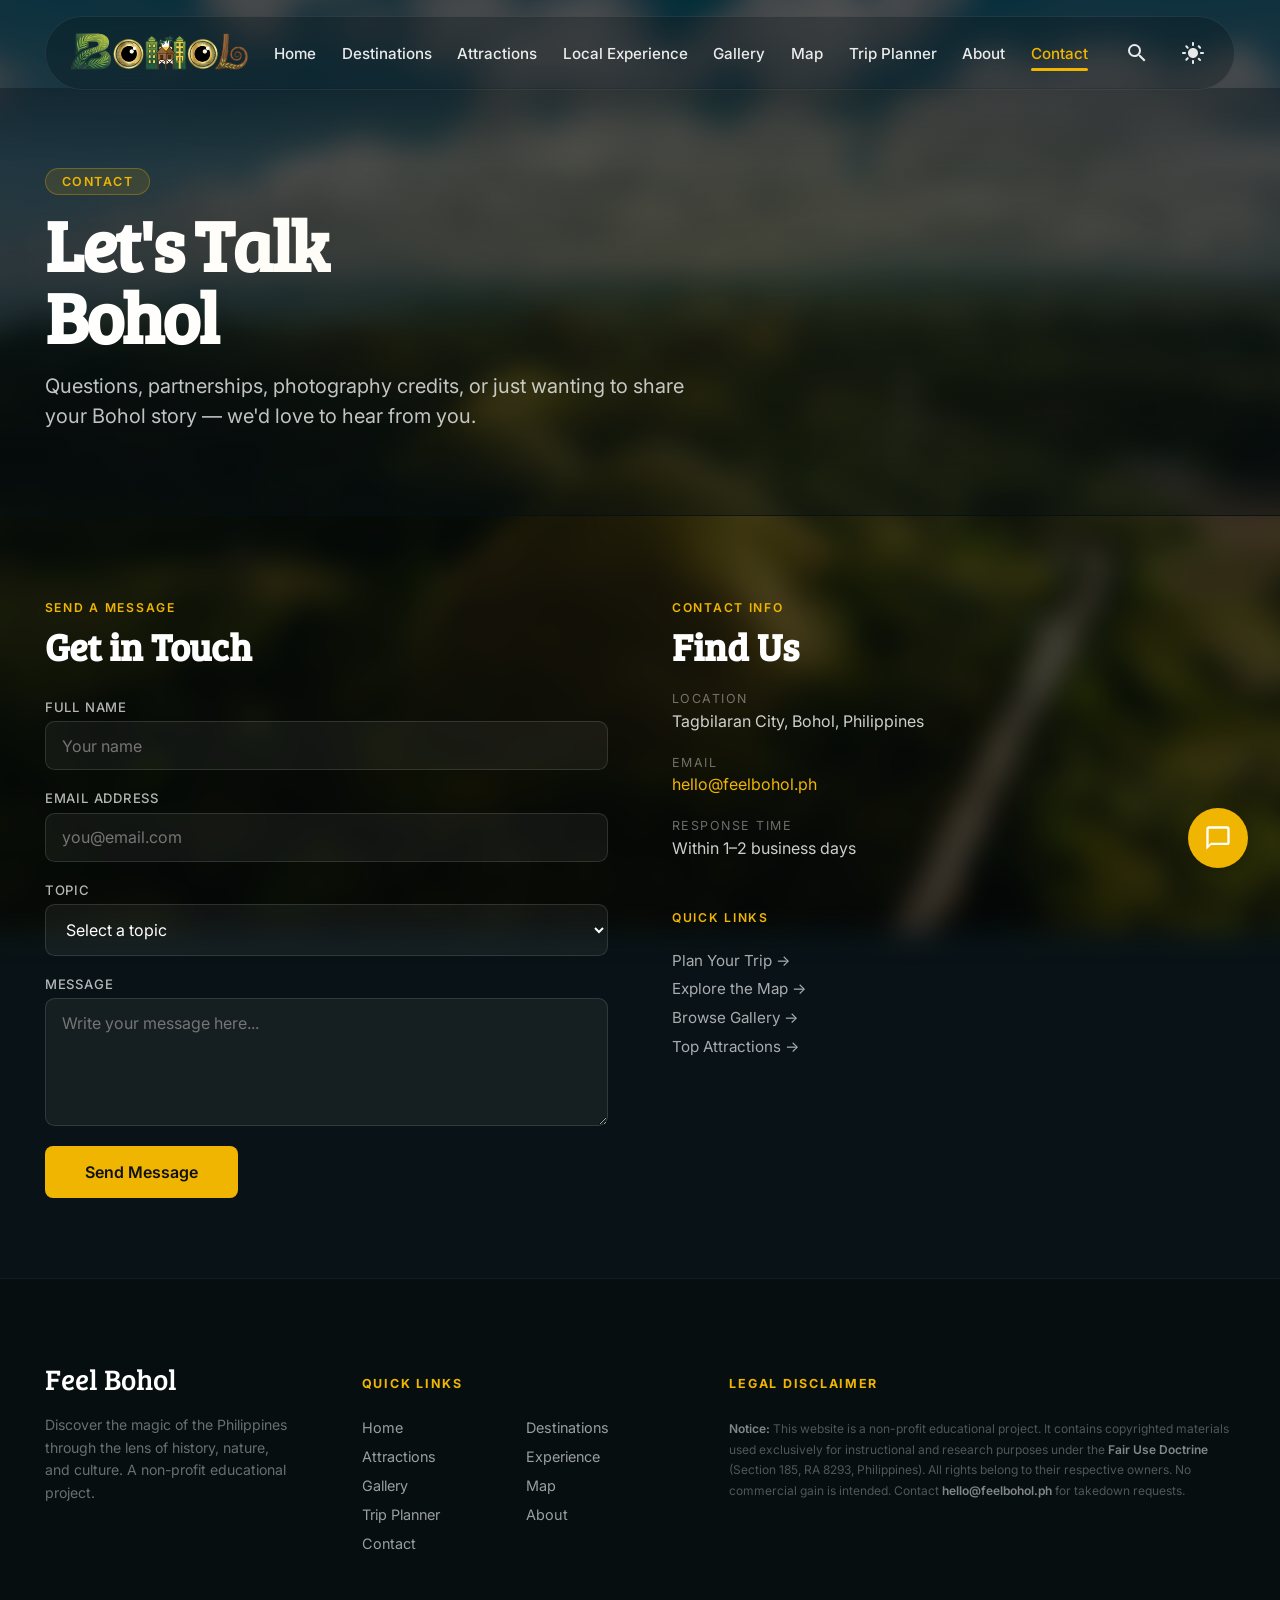
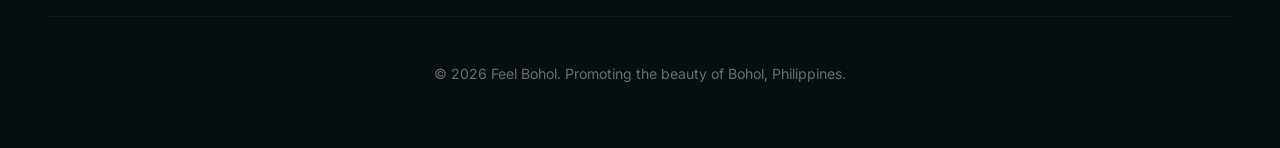
<file: contact.html>
<!DOCTYPE html>
<html lang="en">
<head>
  <meta charset="UTF-8">
  <meta name="viewport" content="width=device-width, initial-scale=1.0">
  <link rel="icon" type="image/png" href="./images/bohol-logo.png">
  <link rel="shortcut icon" href="./images/bohol-logo.png">
  <link rel="apple-touch-icon" href="./images/bohol-logo.png">
  <meta name="description" content="Get in touch with the Feel Bohol team — enquiries, partnerships, and travel help.">
  <link rel="preconnect" href="https://fonts.googleapis.com">
  <link rel="preconnect" href="https://fonts.gstatic.com" crossorigin>
  <link href="https://fonts.googleapis.com/css2?family=Bree+Serif&family=Inter:wght@300;400;500;600;700&display=swap" rel="stylesheet">
  <link href="./css/main.css" rel="stylesheet">
  <link href="./css/pages.css" rel="stylesheet">
  <link href="./css/enhancements.css" rel="stylesheet">
  <link href="./css/chat.css" rel="stylesheet">
  <script src="./js/main.js" defer></script>
  <script src="./js/chat.js" defer></script>
  <title>Contact – Feel Bohol</title>
</head>

<body>
  <header class="site-header">
    <a class="brand" href="index.html" aria-label="Feel Bohol home">
      <img src="./images/bohol-logo.png" alt="Bohol logo" decoding="async" fetchpriority="high">
    </a>
    <nav class="site-nav" id="site-nav" aria-label="Primary navigation">
      <a href="index.html">Home</a>
      <a href="destinations.html">Destinations</a>
      <a href="top_attractions.html">Attractions</a>
      <a href="local_experiences.html">Local Experience</a>
      <a href="gallery.html">Gallery</a>
      <a href="explore_map.html">Map</a>
      <a href="plan_your_trip.html">Trip Planner</a>
      <a href="about.html">About</a>
      <a class="is-active" href="contact.html">Contact</a>
    </nav>
      <div class="header-actions">
        <div id="search-container" class="search-container">
          <input type="text" id="search-input" class="search-input-field" placeholder="Search Bohol...">
          <button id="search-toggle" class="icon-btn" aria-label="Toggle search">
            <svg viewBox="0 0 24 24"><path d="M15.5 14h-.79l-.28-.27A6.471 6.471 0 0016 9.5 6.5 6.5 0 109.5 16c1.61 0 3.09-.59 4.23-1.57l.27.28v.79l5 4.99L20.49 19l-4.99-5zm-6 0C7.01 14 5 11.99 5 9.5S7.01 5 9.5 5 14 7.01 14 9.5 11.99 14 9.5 14z"/></svg>
          </button>
        </div>
        <button id="theme-toggle" class="icon-btn" aria-label="Toggle dark/light mode">
          <svg viewBox="0 0 24 24"><path d="M12 7c-2.76 0-5 2.24-5 5s2.24 5 5 5 5-2.24 5-5-2.24-5-5-5zM2 13h2c.55 0 1-.45 1-1s-.45-1-1-1H2c-.55 0-1 .45-1 1s.45 1 1 1zm18 0h2c.55 0 1-.45 1-1s-.45-1-1-1h-2c-.55 0-1 .45-1 1s.45 1 1 1zM11 2v2c0 .55.45 1 1 1s1-.45 1-1V2c0-.55-.45-1-1-1s-1 .45-1 1zm0 18v2c0 .55.45 1 1 1s1-.45 1-1v-2c0-.55-.45-1-1-1s-1 .45-1 1zM5.99 4.58a.996.996 0 00-1.41 0 .996.996 0 000 1.41l1.41 1.41c.39.39 1.03.39 1.42 0s.39-1.03 0-1.42L5.99 4.58zm12.43 12.43a.996.996 0 00-1.41 0 .996.996 0 000 1.41l1.41 1.41c.39.39 1.03.39 1.42 0s.39-1.03 0-1.42l-1.41-1.41zm-1.41-12.43a.996.996 0 000 1.41l1.41 1.41c.39.39 1.03.39 1.42 0s.39-1.03 0-1.42l-1.41-1.41a.996.996 0 00-1.41 0zM5.99 16.59l-1.41 1.41c-.39.39-.39 1.03 0 1.42s1.03.39 1.41 0l1.41-1.41c.39-.39.39-1.02 0-1.41s-1.02-.38-1.41 0z"/></svg>
        </button>
        <button id="mobile-menu-toggle" class="menu-toggle" aria-label="Toggle navigation">
          <svg viewBox="0 0 24 24"><path d="M3 18h18v-2H3v2zm0-5h18v-2H3v2zm0-7v2h18V6H3z"/></svg>
        </button>
      </div>

  </header>


  <div class="page-wrap">
    <div class="page-hero">
      <p class="page-hero__label">Contact</p>
      <h1 class="page-hero__title">Let's Talk<br>Bohol</h1>
      <p class="page-hero__sub">Questions, partnerships, photography credits, or just wanting to share your Bohol story — we'd love to hear from you.</p>
    </div>

    <section class="section">
      <div style="display:grid; grid-template-columns:1fr 1fr; gap:4rem; align-items:start;">

        <!-- Form -->
        <div>
          <span class="section__label">Send a Message</span>
          <h2 class="section__title">Get in Touch</h2>
          <form id="contact-form" class="contact-form" action="https://formsubmit.co/frienzalsumalpong@gmail.com" method="POST">
            <input type="hidden" name="_subject" value="Feel Bohol Contact Form">
            <input type="hidden" name="_template" value="table">
            <input type="text" name="_honey" class="is-hidden" tabindex="-1" autocomplete="off">
            <div class="form-group">
              <label for="cf-name">Full Name</label>
              <input id="cf-name" name="name" type="text" placeholder="Your name" required>
            </div>
            <div class="form-group">
              <label for="cf-email">Email Address</label>
              <input id="cf-email" name="email" type="email" placeholder="you@email.com" required>
            </div>
            <div class="form-group">
              <label for="cf-topic">Topic</label>
              <select id="cf-topic" name="topic">
                <option value="">Select a topic</option>
                <option value="General Enquiry">General Enquiry</option>
                <option value="Travel Planning Help">Travel Planning Help</option>
                <option value="Photography / Media">Photography / Media</option>
                <option value="Partnership / Sponsorship">Partnership / Sponsorship</option>
                <option value="Report an Error">Report an Error</option>
              </select>
            </div>
            <div class="form-group">
              <label for="cf-msg">Message</label>
              <textarea id="cf-msg" name="message" placeholder="Write your message here..." required></textarea>
            </div>
            <button class="btn-submit" type="submit">Send Message</button>
            <p id="cf-success" style="display:none; color:#efb500; margin:0; font-size:0.9rem;">Message sent! We'll get back to you soon.</p>
            <p id="cf-server-warning" style="display:none; color:#ffcf66; margin:0; font-size:0.9rem; line-height:1.5;">Message could not be sent from this page context. If you are opening the site as a local file, run it through <code>http://localhost:8000</code> or deploy it first.</p>
          </form>
        </div>

        <!-- Info -->
        <div>
          <span class="section__label">Contact Info</span>
          <h2 class="section__title">Find Us</h2>
          <div style="margin-top:1.5rem; display:flex; flex-direction:column; gap:1.5rem;">
            <div>
              <p style="margin:0; color:rgba(255,255,255,0.4); font-size:0.78rem; letter-spacing:0.12em; text-transform:uppercase; margin-bottom:0.3rem;">Location</p>
              <p style="margin:0; color:rgba(255,255,255,0.8);">Tagbilaran City, Bohol, Philippines</p>
            </div>
            <div>
              <p style="margin:0; color:rgba(255,255,255,0.4); font-size:0.78rem; letter-spacing:0.12em; text-transform:uppercase; margin-bottom:0.3rem;">Email</p>
              <p style="margin:0;"><a href="mailto:hello@feelbohol.ph" style="color:#efb500; text-decoration:none;">hello@feelbohol.ph</a></p>
            </div>
            <div>
              <p style="margin:0; color:rgba(255,255,255,0.4); font-size:0.78rem; letter-spacing:0.12em; text-transform:uppercase; margin-bottom:0.3rem;">Response Time</p>
              <p style="margin:0; color:rgba(255,255,255,0.8);">Within 1–2 business days</p>
            </div>
          </div>

          <!-- Quick links -->
          <div style="margin-top:3rem;">
            <span class="section__label">Quick Links</span>
            <div style="margin-top:1rem; display:flex; flex-direction:column; gap:0.6rem;">
              <a href="plan_your_trip.html" style="color:rgba(255,255,255,0.65); text-decoration:none; font-size:0.95rem; transition:color 0.2s;" onmouseover="this.style.color='#efb500'" onmouseout="this.style.color='rgba(255,255,255,0.65)'">Plan Your Trip &rarr;</a>
              <a href="explore_map.html" style="color:rgba(255,255,255,0.65); text-decoration:none; font-size:0.95rem; transition:color 0.2s;" onmouseover="this.style.color='#efb500'" onmouseout="this.style.color='rgba(255,255,255,0.65)'">Explore the Map &rarr;</a>
              <a href="gallery.html" style="color:rgba(255,255,255,0.65); text-decoration:none; font-size:0.95rem; transition:color 0.2s;" onmouseover="this.style.color='#efb500'" onmouseout="this.style.color='rgba(255,255,255,0.65)'">Browse Gallery &rarr;</a>
              <a href="top_attractions.html" style="color:rgba(255,255,255,0.65); text-decoration:none; font-size:0.95rem; transition:color 0.2s;" onmouseover="this.style.color='#efb500'" onmouseout="this.style.color='rgba(255,255,255,0.65)'">Top Attractions &rarr;</a>
            </div>
          </div>
        </div>

      </div>
    </section>
  </div>

  <footer class="site-footer">
    <div class="site-footer__inner">
      <div class="site-footer__col">
        <p class="site-footer__brand">Feel Bohol</p>
        <p class="site-footer__copy">Discover the magic of the Philippines through the lens of history, nature, and culture. A non-profit educational project.</p>
      </div>
      <div class="site-footer__col">
        <h4 class="site-footer__col-title">Quick Links</h4>
        <nav class="site-footer__nav">
          <a href="index.html">Home</a>
          <a href="destinations.html">Destinations</a>
          <a href="top_attractions.html">Attractions</a>
          <a href="local_experiences.html">Experience</a>
          <a href="gallery.html">Gallery</a>
          <a href="explore_map.html">Map</a>
          <a href="plan_your_trip.html">Trip Planner</a>
          <a href="about.html">About</a>
          <a href="contact.html">Contact</a>
        </nav>
      </div>
      <div class="site-footer__col site-footer__col--disclaimer">
        <h4 class="site-footer__col-title">Legal Disclaimer</h4>
        <p class="site-footer__disclaimer">
          <strong>Notice:</strong> This website is a non-profit educational project. It contains copyrighted materials used exclusively for instructional and research purposes under the <strong>Fair Use Doctrine</strong> (Section 185, RA 8293, Philippines). All rights belong to their respective owners. No commercial gain is intended. Contact <strong>hello@feelbohol.ph</strong> for takedown requests.
        </p>
      </div>
    </div>
    <div class="site-footer__bottom">
      <p class="site-footer__copy">&copy; 2026 Feel Bohol. Promoting the beauty of Bohol, Philippines.</p>
    </div>
  </footer>

  <button id="back-to-top" class="back-to-top" aria-label="Back to top">
    <svg viewBox="0 0 24 24"><path d="M7.41 15.41L12 10.83l4.59 4.58L18 14l-6-6-6 6z"/></svg>
  </button>

  <script>
    (function () {
      const form = document.getElementById('contact-form');
      const successMessage = document.getElementById('cf-success');
      const serverWarning = document.getElementById('cf-server-warning');
      const submitButton = form ? form.querySelector('button[type="submit"]') : null;
      const defaultSuccessText = successMessage ? successMessage.textContent : '';
      if (form && submitButton && successMessage && serverWarning) {
        form.addEventListener('submit', async function (event) {
          event.preventDefault();

          if (typeof form.reportValidity === 'function' && !form.reportValidity()) {
            return;
          }

          successMessage.style.display = 'none';
          serverWarning.style.display = 'none';
          successMessage.textContent = defaultSuccessText;

          const originalButtonText = submitButton.textContent;
          submitButton.disabled = true;
          submitButton.textContent = 'Sending...';

          try {
            const response = await fetch('https://formsubmit.co/ajax/frienzalsumalpong@gmail.com', {
              method: 'POST',
              headers: {
                Accept: 'application/json'
              },
              body: new FormData(form)
            });
            const result = await response.json();

            if (!response.ok || (result.success !== true && result.success !== 'true')) {
              throw new Error('Submission failed');
            }

            submitButton.textContent = 'Message Sent';
            successMessage.textContent = defaultSuccessText;
            successMessage.style.display = 'block';
            form.reset();

            window.setTimeout(function () {
              submitButton.disabled = false;
              submitButton.textContent = originalButtonText;
            }, 2400);
          } catch (error) {
            submitButton.disabled = false;
            submitButton.textContent = originalButtonText;
            serverWarning.style.display = 'block';
          }
        });
      }
    }());
  </script>
</body>
</html>
</file>
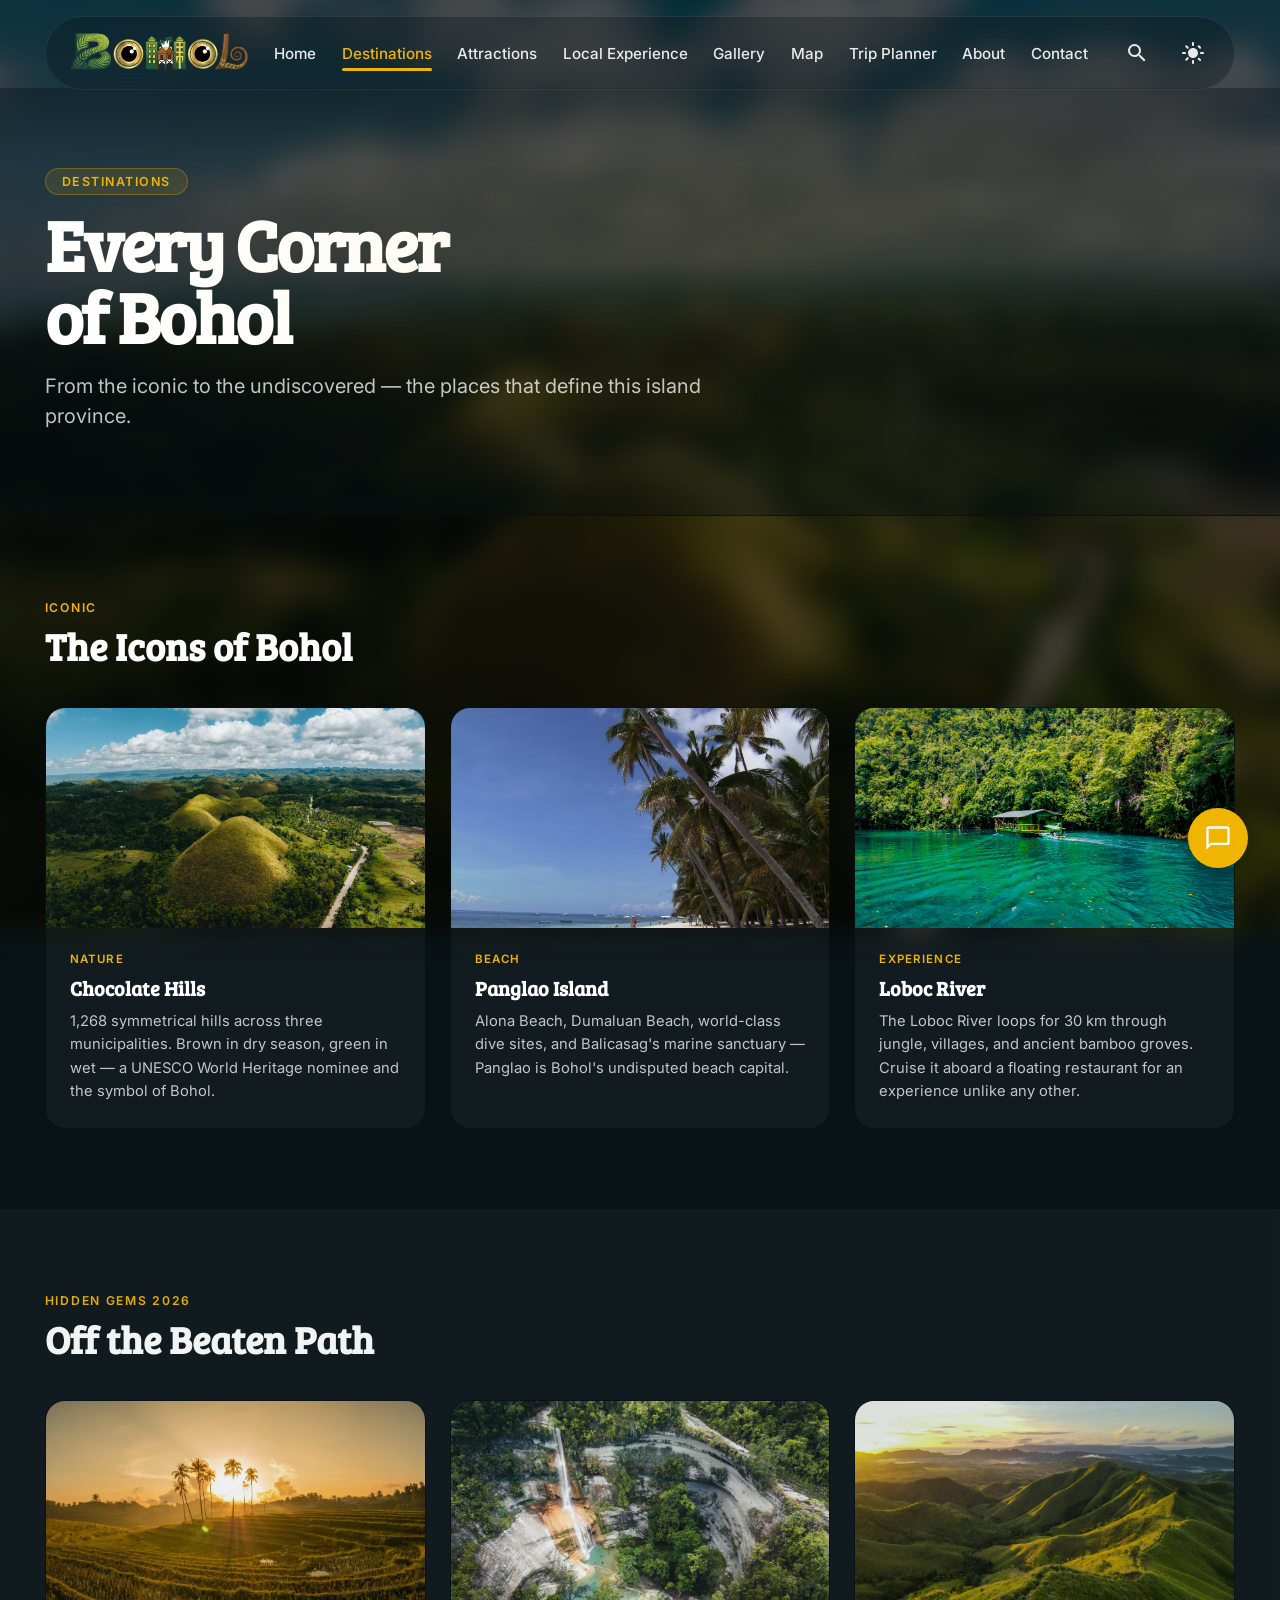
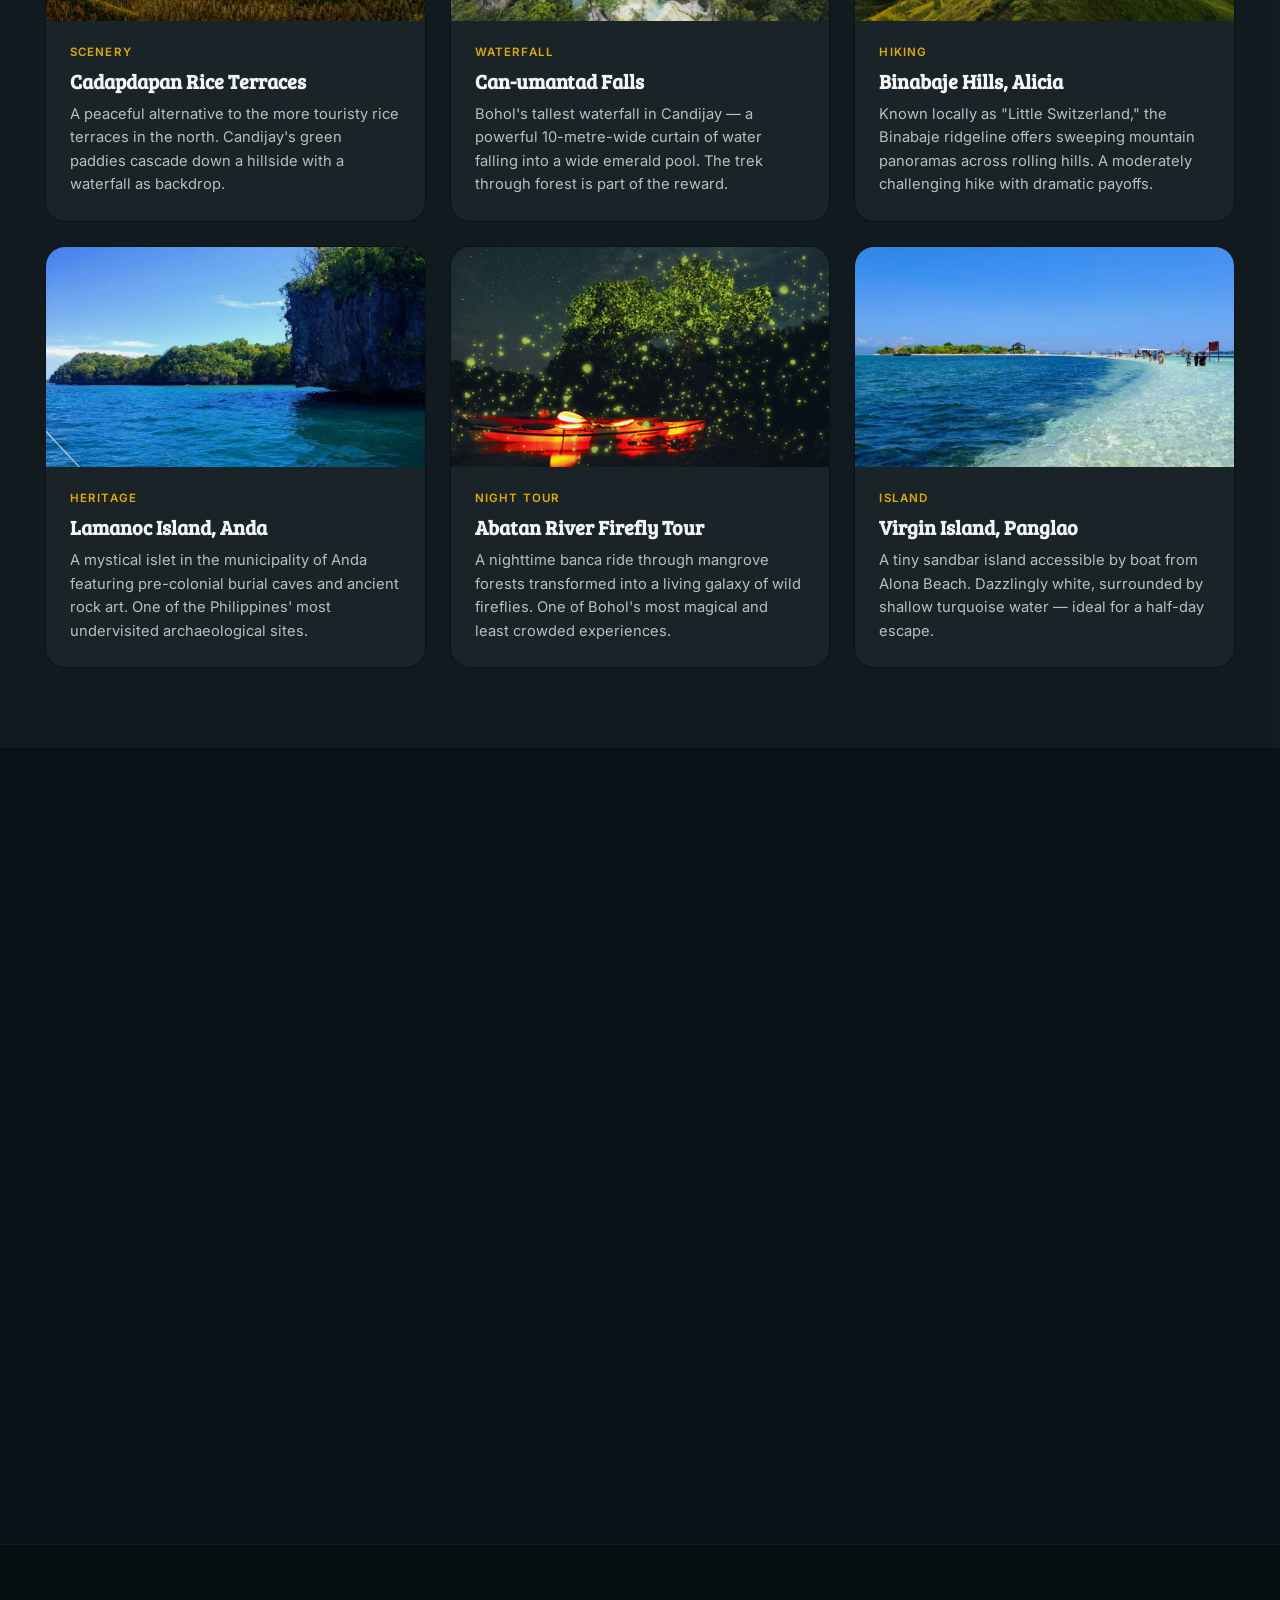
<file: destinations.html>
<!DOCTYPE html>
<html lang="en">
<head>
  <meta charset="UTF-8">
  <meta name="viewport" content="width=device-width, initial-scale=1.0">
  <link rel="icon" type="image/png" href="./images/bohol-logo.png">
  <link rel="shortcut icon" href="./images/bohol-logo.png">
  <link rel="apple-touch-icon" href="./images/bohol-logo.png">
  <meta name="description" content="Discover all destinations in Bohol — hidden gems, beaches, mountains, rivers, and cultural sites.">
  <link rel="preconnect" href="https://fonts.googleapis.com">
  <link rel="preconnect" href="https://fonts.gstatic.com" crossorigin>
  <link href="https://fonts.googleapis.com/css2?family=Bree+Serif&family=Inter:wght@300;400;500;600;700&display=swap" rel="stylesheet">
  <link href="./css/main.css" rel="stylesheet">
  <link href="./css/pages.css" rel="stylesheet">
  <link href="./css/enhancements.css" rel="stylesheet">
  <link href="./css/chat.css" rel="stylesheet">
  <script src="./js/main.js" defer></script>
  <script src="./js/chat.js" defer></script>
  <title>Destinations – Feel Bohol</title>
</head>

<body>
  <header class="site-header">
    <a class="brand" href="index.html" aria-label="Feel Bohol home">
      <img src="./images/bohol-logo.png" alt="Bohol logo" decoding="async" fetchpriority="high">
    </a>
    <nav class="site-nav" id="site-nav" aria-label="Primary navigation">
      <a href="index.html">Home</a>
      <a class="is-active" href="destinations.html">Destinations</a>
      <a href="top_attractions.html">Attractions</a>
      <a href="local_experiences.html">Local Experience</a>
      <a href="gallery.html">Gallery</a>
      <a href="explore_map.html">Map</a>
      <a href="plan_your_trip.html">Trip Planner</a>
      <a href="about.html">About</a>
      <a href="contact.html">Contact</a>
    </nav>
      <div class="header-actions">
        <div id="search-container" class="search-container">
          <input type="text" id="search-input" class="search-input-field" placeholder="Search Bohol...">
          <button id="search-toggle" class="icon-btn" aria-label="Toggle search">
            <svg viewBox="0 0 24 24"><path d="M15.5 14h-.79l-.28-.27A6.471 6.471 0 0016 9.5 6.5 6.5 0 109.5 16c1.61 0 3.09-.59 4.23-1.57l.27.28v.79l5 4.99L20.49 19l-4.99-5zm-6 0C7.01 14 5 11.99 5 9.5S7.01 5 9.5 5 14 7.01 14 9.5 11.99 14 9.5 14z"/></svg>
          </button>
        </div>
        <button id="theme-toggle" class="icon-btn" aria-label="Toggle dark/light mode">
          <svg viewBox="0 0 24 24"><path d="M12 7c-2.76 0-5 2.24-5 5s2.24 5 5 5 5-2.24 5-5-2.24-5-5-5zM2 13h2c.55 0 1-.45 1-1s-.45-1-1-1H2c-.55 0-1 .45-1 1s.45 1 1 1zm18 0h2c.55 0 1-.45 1-1s-.45-1-1-1h-2c-.55 0-1 .45-1 1s.45 1 1 1zM11 2v2c0 .55.45 1 1 1s1-.45 1-1V2c0-.55-.45-1-1-1s-1 .45-1 1zm0 18v2c0 .55.45 1 1 1s1-.45 1-1v-2c0-.55-.45-1-1-1s-1 .45-1 1zM5.99 4.58a.996.996 0 00-1.41 0 .996.996 0 000 1.41l1.41 1.41c.39.39 1.03.39 1.42 0s.39-1.03 0-1.42L5.99 4.58zm12.43 12.43a.996.996 0 00-1.41 0 .996.996 0 000 1.41l1.41 1.41c.39.39 1.03.39 1.42 0s.39-1.03 0-1.42l-1.41-1.41zm-1.41-12.43a.996.996 0 000 1.41l1.41 1.41c.39.39 1.03.39 1.42 0s.39-1.03 0-1.42l-1.41-1.41a.996.996 0 00-1.41 0zM5.99 16.59l-1.41 1.41c-.39.39-.39 1.03 0 1.42s1.03.39 1.41 0l1.41-1.41c.39-.39.39-1.02 0-1.41s-1.02-.38-1.41 0z"/></svg>
        </button>
        <button id="mobile-menu-toggle" class="menu-toggle" aria-label="Toggle navigation">
          <svg viewBox="0 0 24 24"><path d="M3 18h18v-2H3v2zm0-5h18v-2H3v2zm0-7v2h18V6H3z"/></svg>
        </button>
      </div>


  </header>


  <div class="page-wrap">
    <div class="page-hero">
      <p class="page-hero__label">Destinations</p>
      <h1 class="page-hero__title">Every Corner<br>of Bohol</h1>
      <p class="page-hero__sub">From the iconic to the undiscovered — the places that define this island province.</p>
    </div>

    <!-- Famous -->
    <section class="section">
      <span class="section__label">Iconic</span>
      <h2 class="section__title">The Icons of Bohol</h2>
      <div class="card-grid">
        <div class="card">
          <img class="card__img" src="./images/chocolate-hills-aerial.png" alt="Chocolate Hills" loading="lazy" decoding="async">
          <div class="card__body">
            <span class="card__tag">Nature</span>
            <h3 class="card__title">Chocolate Hills</h3>
            <p class="card__text">1,268 symmetrical hills across three municipalities. Brown in dry season, green in wet — a UNESCO World Heritage nominee and the symbol of Bohol.</p>
          </div>
        </div>
        <div class="card">
          <img class="card__img" src="./images/alona-beach-panglao.png" alt="alona-beach-panglao.png" loading="lazy" decoding="async">
          <div class="card__body">
            <span class="card__tag">Beach</span>
            <h3 class="card__title">Panglao Island</h3>
            <p class="card__text">Alona Beach, Dumaluan Beach, world-class dive sites, and Balicasag's marine sanctuary — Panglao is Bohol's undisputed beach capital.</p>
          </div>
        </div>
        <div class="card">
          <img class="card__img" src="./images/loboc-river-cruise.png" alt="Loboc River" loading="lazy" decoding="async">
          <div class="card__body">
            <span class="card__tag">Experience</span>
            <h3 class="card__title">Loboc River</h3>
            <p class="card__text">The Loboc River loops for 30 km through jungle, villages, and ancient bamboo groves. Cruise it aboard a floating restaurant for an experience unlike any other.</p>
          </div>
        </div>
      </div>
    </section>

    <!-- Hidden gems -->
    <section class="section section--alt">
      <span class="section__label">Hidden Gems 2026</span>
      <h2 class="section__title">Off the Beaten Path</h2>
      <div class="card-grid">
        <div class="card">
          <img class="card__img" src="./images/cadapdapan-rice-terraces.png" alt="cadapdapan-rice-terraces.png" loading="lazy" decoding="async">
          <div class="card__body">
            <span class="card__tag">Scenery</span>
            <h3 class="card__title">Cadapdapan Rice Terraces</h3>
            <p class="card__text">A peaceful alternative to the more touristy rice terraces in the north. Candijay's green paddies cascade down a hillside with a waterfall as backdrop.</p>
          </div>
        </div>
        <div class="card">
          <img class="card__img" src="./images/can-umantad-falls.png" alt="can-umantad-falls.png" loading="lazy" decoding="async">
          <div class="card__body">
            <span class="card__tag">Waterfall</span>
            <h3 class="card__title">Can-umantad Falls</h3>
            <p class="card__text">Bohol's tallest waterfall in Candijay — a powerful 10-metre-wide curtain of water falling into a wide emerald pool. The trek through forest is part of the reward.</p>
          </div>
        </div>
        <div class="card">
          <img class="card__img" src="./images/binabaje-hills.png" alt="binabaje-hills.png" loading="lazy" decoding="async">
          <div class="card__body">
            <span class="card__tag">Hiking</span>
            <h3 class="card__title">Binabaje Hills, Alicia</h3>
            <p class="card__text">Known locally as "Little Switzerland," the Binabaje ridgeline offers sweeping mountain panoramas across rolling hills. A moderately challenging hike with dramatic payoffs.</p>
          </div>
        </div>
        <div class="card">
          <img class="card__img" src="./images/lamanoc-island.png" alt="lamanoc-island.png" loading="lazy" decoding="async">
          <div class="card__body">
            <span class="card__tag">Heritage</span>
            <h3 class="card__title">Lamanoc Island, Anda</h3>
            <p class="card__text">A mystical islet in the municipality of Anda featuring pre-colonial burial caves and ancient rock art. One of the Philippines' most undervisited archaeological sites.</p>
          </div>
        </div>
        <div class="card">
          <img class="card__img" src="./images/abatan-river-firefly.png" alt="abatan-river-firefly.png" loading="lazy" decoding="async">
          <div class="card__body">
            <span class="card__tag">Night Tour</span>
            <h3 class="card__title">Abatan River Firefly Tour</h3>
            <p class="card__text">A nighttime banca ride through mangrove forests transformed into a living galaxy of wild fireflies. One of Bohol's most magical and least crowded experiences.</p>
          </div>
        </div>
        <div class="card">
          <img class="card__img" src="./images/virgin-island-bohol.png" alt="virgin-island-bohol.png" loading="lazy" decoding="async">
          <div class="card__body">
            <span class="card__tag">Island</span>
            <h3 class="card__title">Virgin Island, Panglao</h3>
            <p class="card__text">A tiny sandbar island accessible by boat from Alona Beach. Dazzlingly white, surrounded by shallow turquoise water — ideal for a half-day escape.</p>
          </div>
        </div>
      </div>
    </section>

    <!-- Events -->
    <section class="section">
      <span class="section__label">Events 2026</span>
      <h2 class="section__title">Bohol's Festival Calendar</h2>
      <div class="timeline" style="max-width:48rem; margin-top:1.5rem;">
        <div class="timeline-item">
          <span class="timeline-item__month">January</span>
          <h3 class="timeline-item__title">Ubi Festival</h3>
          <p class="timeline-item__text">Celebration of the ube kinampay — Bohol's prized purple yam. Features food festivals, cooking competitions, and agri-tourism showcases.</p>
        </div>
        <div class="timeline-item">
          <span class="timeline-item__month">May</span>
          <h3 class="timeline-item__title">Fiesta Month</h3>
          <p class="timeline-item__text">Town-wide celebrations across Bohol's 47 municipalities featuring street parties, traditional games, and feasts open to visitors.</p>
        </div>
        <div class="timeline-item">
          <span class="timeline-item__month">July 1–27</span>
          <h3 class="timeline-item__title">Sandugo Festival</h3>
          <p class="timeline-item__text">The flagship cultural event of Bohol. Month-long celebrations in Tagbilaran City: reenactment of the 1565 Blood Compact, street dancing competitions, the Miss Bohol Sandugo pageant, and cultural exhibits.</p>
        </div>
        <div class="timeline-item">
          <span class="timeline-item__month">August</span>
          <h3 class="timeline-item__title">Panagat Sa Dauis Festival</h3>
          <p class="timeline-item__text">A fishing festival in Dauis municipality celebrating the coastal community's way of life through boat races, seafood fairs, and cultural performances.</p>
        </div>
      </div>
    </section>
  </div>

  <footer class="site-footer">
    <div class="site-footer__inner">
      <div class="site-footer__col">
        <p class="site-footer__brand">Feel Bohol</p>
        <p class="site-footer__copy">Discover the magic of the Philippines through the lens of history, nature, and culture. A non-profit educational project.</p>
      </div>
      <div class="site-footer__col">
        <h4 class="site-footer__col-title">Quick Links</h4>
        <nav class="site-footer__nav">
          <a href="index.html">Home</a>
          <a href="destinations.html">Destinations</a>
          <a href="top_attractions.html">Attractions</a>
          <a href="local_experiences.html">Experience</a>
          <a href="gallery.html">Gallery</a>
          <a href="explore_map.html">Map</a>
          <a href="plan_your_trip.html">Trip Planner</a>
          <a href="about.html">About</a>
          <a href="contact.html">Contact</a>
        </nav>
      </div>
      <div class="site-footer__col site-footer__col--disclaimer">
        <h4 class="site-footer__col-title">Legal Disclaimer</h4>
        <p class="site-footer__disclaimer">
          <strong>Notice:</strong> This website is a non-profit educational project. It contains copyrighted materials used exclusively for instructional and research purposes under the <strong>Fair Use Doctrine</strong> (Section 185, RA 8293, Philippines). All rights belong to their respective owners. No commercial gain is intended. Contact <strong>hello@feelbohol.ph</strong> for takedown requests.
        </p>
      </div>
    </div>
    <div class="site-footer__bottom">
      <p class="site-footer__copy">&copy; 2026 Feel Bohol. Promoting the beauty of Bohol, Philippines.</p>
    </div>
  </footer>

  <button id="back-to-top" class="back-to-top" aria-label="Back to top">
    <svg viewBox="0 0 24 24"><path d="M7.41 15.41L12 10.83l4.59 4.58L18 14l-6-6-6 6z"/></svg>
  </button>
</body>
</html>
</file>
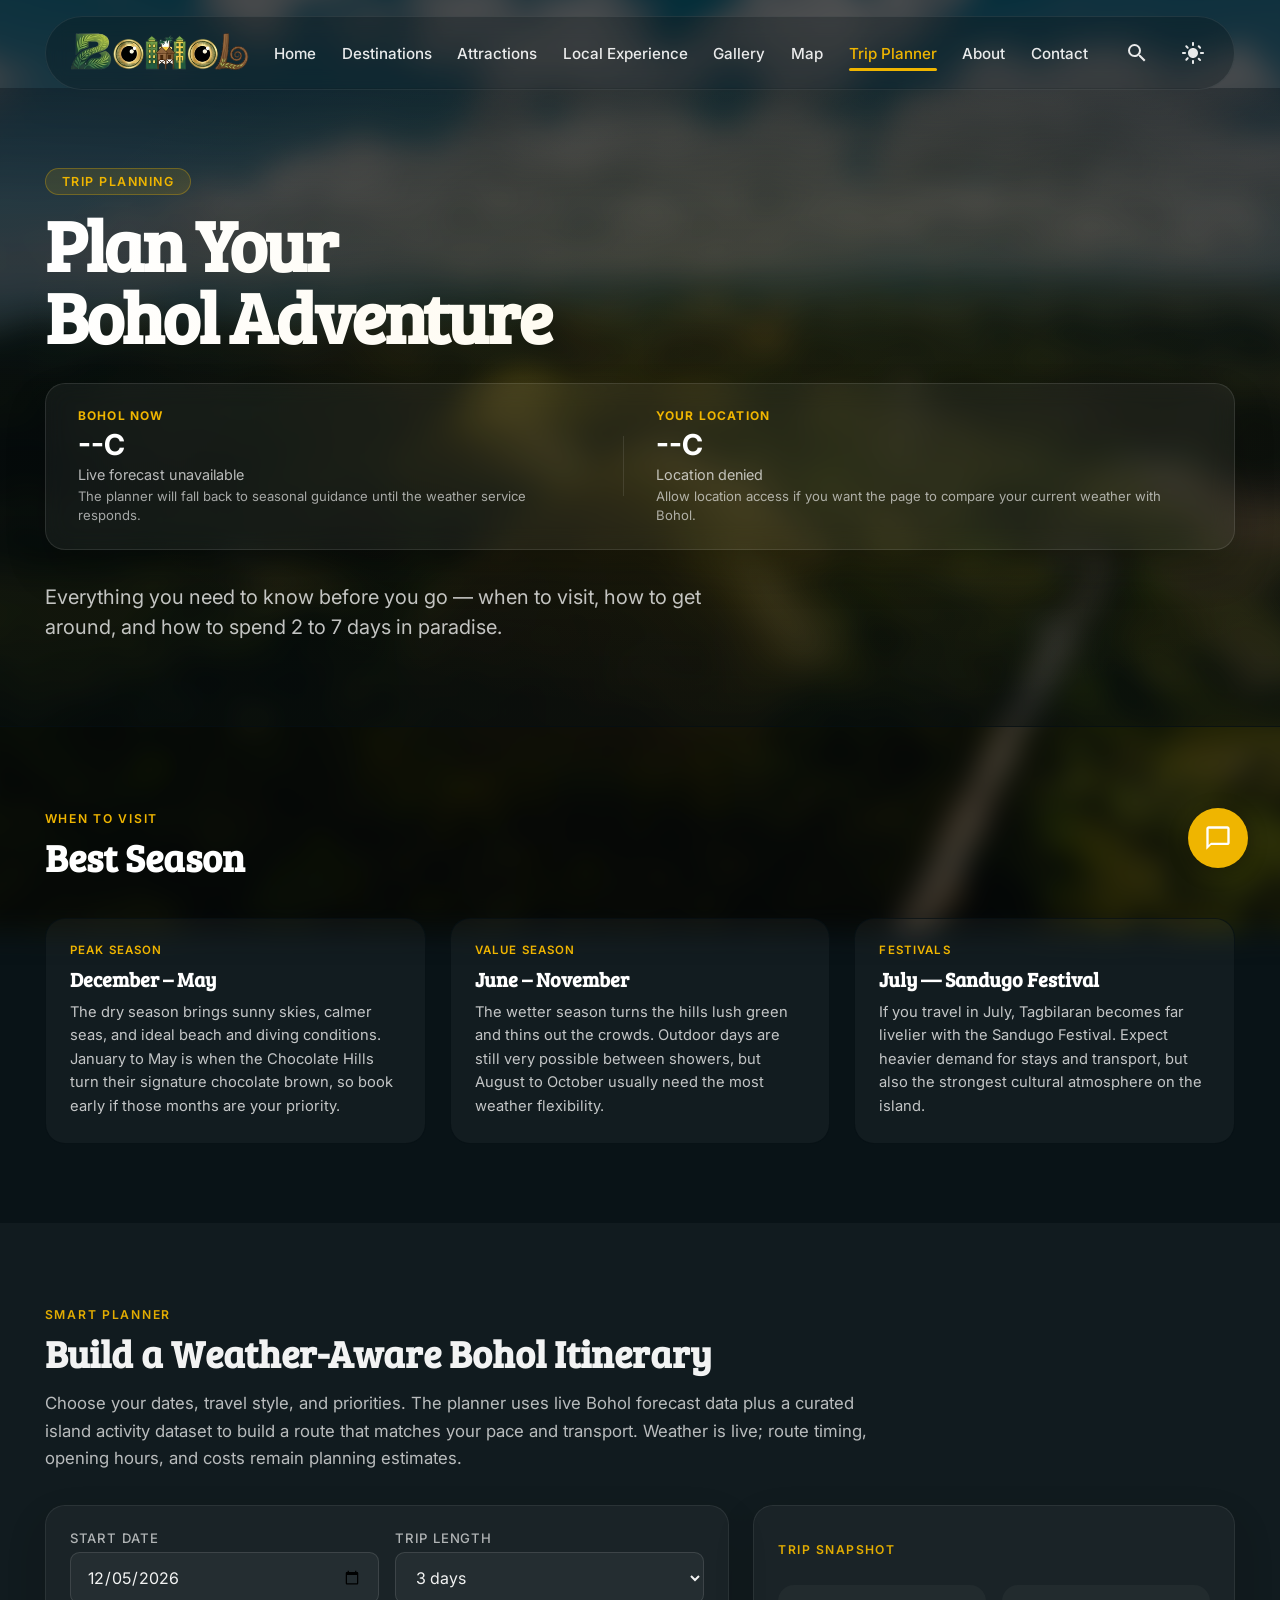
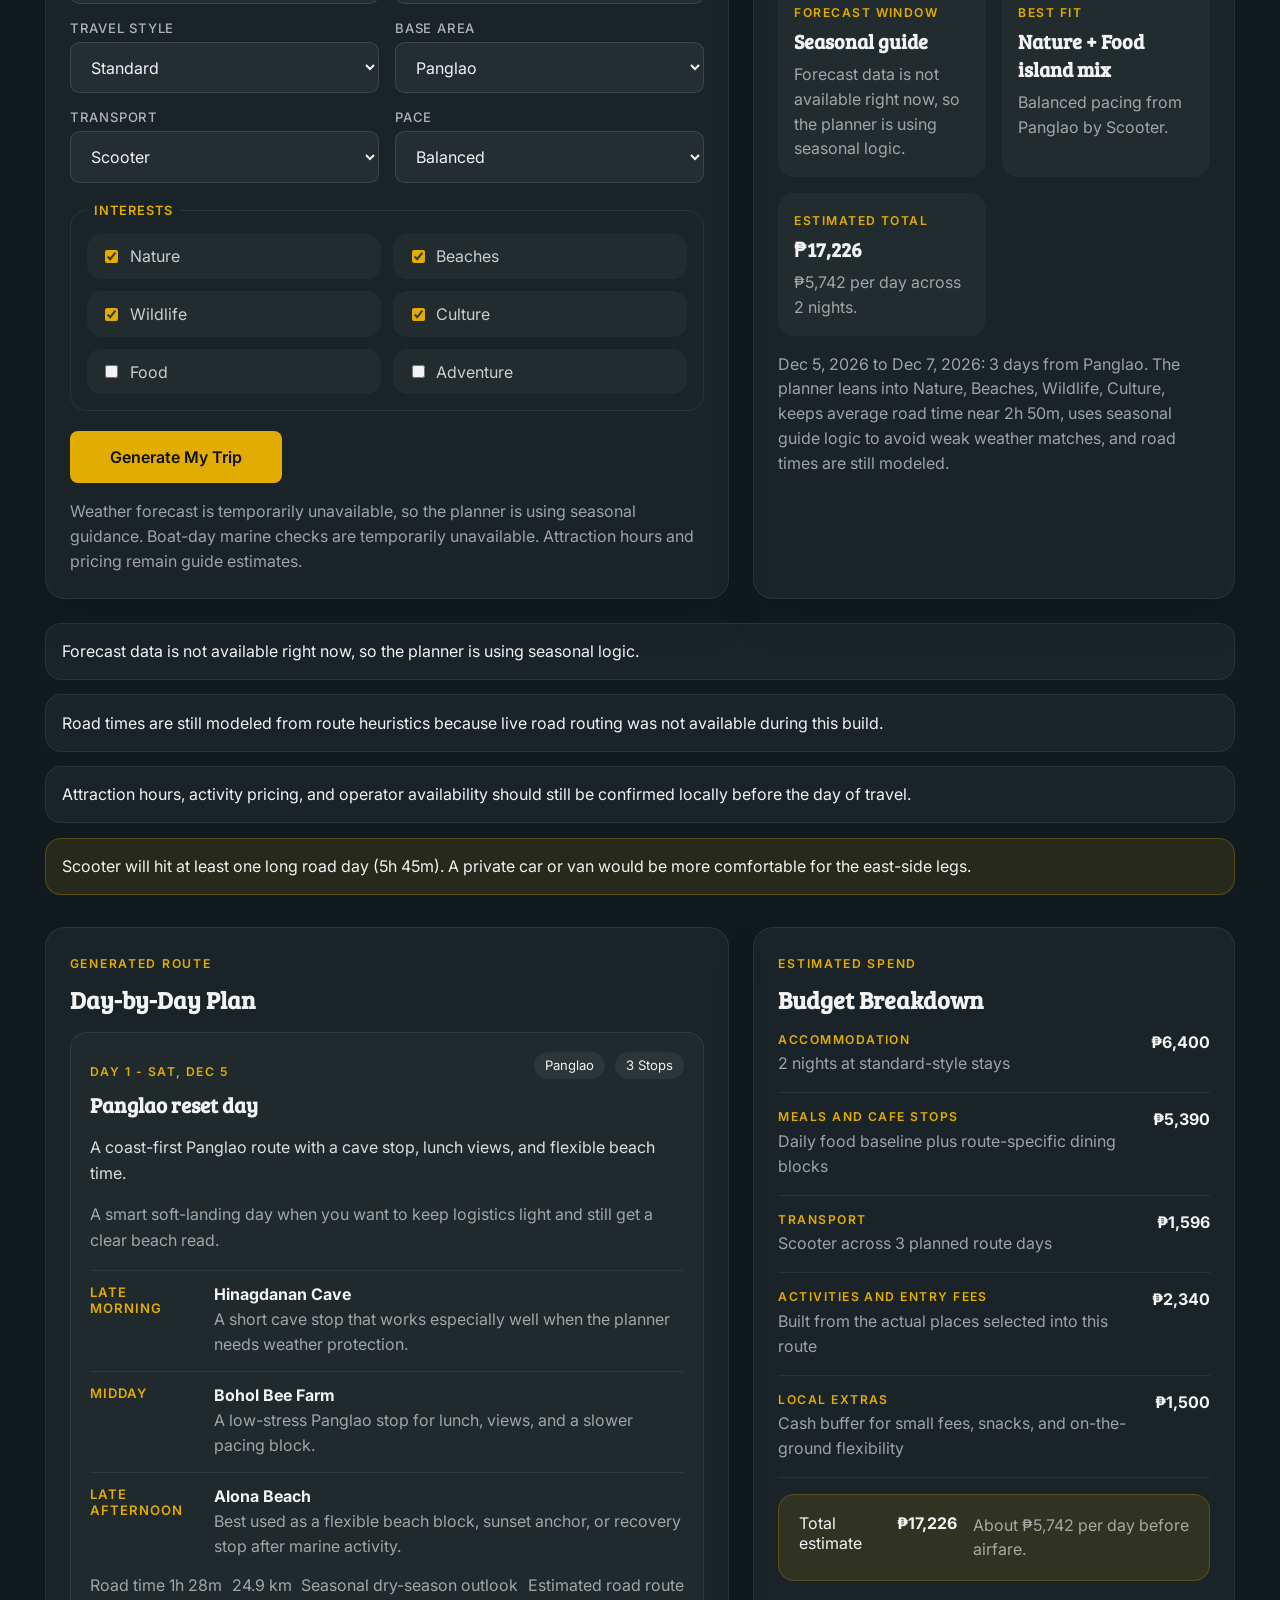
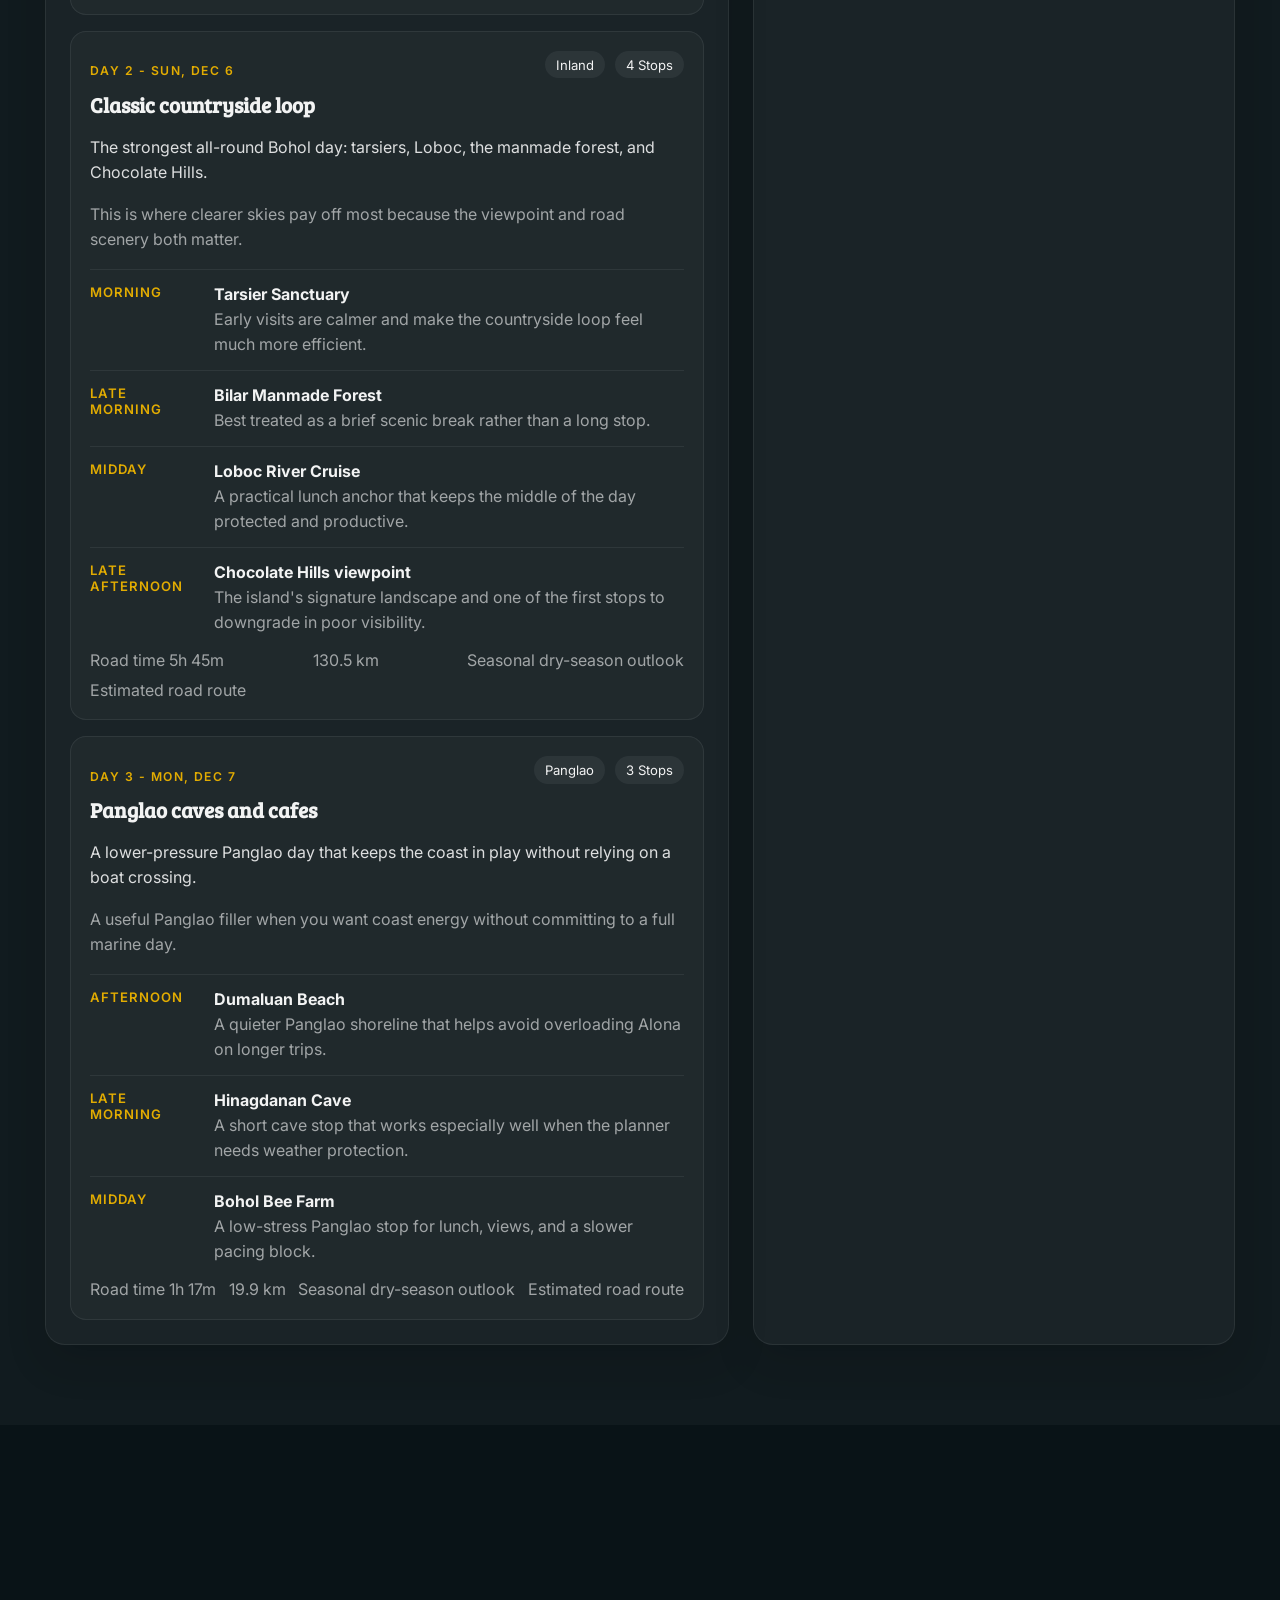
<file: plan_your_trip.html>
<!DOCTYPE html>
<html lang="en">
<head>
  <meta charset="UTF-8">
  <meta name="viewport" content="width=device-width, initial-scale=1.0">
  <link rel="icon" type="image/png" href="./images/bohol-logo.png">
  <link rel="shortcut icon" href="./images/bohol-logo.png">
  <link rel="apple-touch-icon" href="./images/bohol-logo.png">
  <meta name="description" content="Plan your Bohol trip &mdash; best time to visit, transport options, sample itineraries, and budget guide.">
  <link rel="preconnect" href="https://fonts.googleapis.com">
  <link rel="preconnect" href="https://fonts.gstatic.com" crossorigin>
  <link href="https://fonts.googleapis.com/css2?family=Bree+Serif&family=Inter:wght@300;400;500;600;700&display=swap" rel="stylesheet">
  <link href="./css/main.css" rel="stylesheet">
  <link href="./css/pages.css" rel="stylesheet">
  <link href="./css/enhancements.css" rel="stylesheet">
  <link href="./css/chat.css" rel="stylesheet">
  <script src="./js/main.js" defer></script>
  <script src="./js/chat.js" defer></script>
  <script src="./js/trip-planner.js" defer></script>
  <title>Plan Your Trip &ndash; Feel Bohol</title>
</head>

<body data-page="trip-planner">
  <header class="site-header">
    <a class="brand" href="index.html" aria-label="Feel Bohol home">
      <img src="./images/bohol-logo.png" alt="Bohol logo" decoding="async" fetchpriority="high">
    </a>
    <nav class="site-nav" id="site-nav" aria-label="Primary navigation">
      <a href="index.html">Home</a>
      <a href="destinations.html">Destinations</a>
      <a href="top_attractions.html">Attractions</a>
      <a href="local_experiences.html">Local Experience</a>
      <a href="gallery.html">Gallery</a>
      <a href="explore_map.html">Map</a>
      <a class="is-active" href="plan_your_trip.html">Trip Planner</a>
      <a href="about.html">About</a>
      <a href="contact.html">Contact</a>
    </nav>
    <div class="header-actions">
      <div id="search-container" class="search-container">
        <input type="text" id="search-input" class="search-input-field" placeholder="Search Bohol...">
        <button id="search-toggle" class="icon-btn" aria-label="Toggle search">
          <svg viewBox="0 0 24 24"><path d="M15.5 14h-.79l-.28-.27A6.471 6.471 0 0016 9.5 6.5 6.5 0 109.5 16c1.61 0 3.09-.59 4.23-1.57l.27.28v.79l5 4.99L20.49 19l-4.99-5zm-6 0C7.01 14 5 11.99 5 9.5S7.01 5 9.5 5 14 7.01 14 9.5 11.99 14 9.5 14z"/></svg>
        </button>
      </div>
      <button id="theme-toggle" class="icon-btn" aria-label="Toggle dark/light mode">
        <svg viewBox="0 0 24 24"><path d="M12 7c-2.76 0-5 2.24-5 5s2.24 5 5 5 5-2.24 5-5-2.24-5-5-5zM2 13h2c.55 0 1-.45 1-1s-.45-1-1-1H2c-.55 0-1 .45-1 1s.45 1 1 1zm18 0h2c.55 0 1-.45 1-1s-.45-1-1-1h-2c-.55 0-1 .45-1 1s.45 1 1 1zM11 2v2c0 .55.45 1 1 1s1-.45 1-1V2c0-.55-.45-1-1-1s-1 .45-1 1zm0 18v2c0 .55.45 1 1 1s1-.45 1-1v-2c0-.55-.45-1-1-1s-1 .45-1 1zM5.99 4.58a.996.996 0 00-1.41 0 .996.996 0 000 1.41l1.41 1.41c.39.39 1.03.39 1.42 0s.39-1.03 0-1.42L5.99 4.58zm12.43 12.43a.996.996 0 00-1.41 0 .996.996 0 000 1.41l1.41 1.41c.39.39 1.03.39 1.42 0s.39-1.03 0-1.42l-1.41-1.41zm-1.41-12.43a.996.996 0 000 1.41l1.41 1.41c.39.39 1.03.39 1.42 0s.39-1.03 0-1.42l-1.41-1.41a.996.996 0 00-1.41 0zM5.99 16.59l-1.41 1.41c-.39.39-.39 1.03 0 1.42s1.03.39 1.41 0l1.41-1.41c.39-.39.39-1.02 0-1.41s-1.02-.38-1.41 0z"/></svg>
      </button>
      <button id="mobile-menu-toggle" class="menu-toggle" aria-label="Toggle navigation">
        <svg viewBox="0 0 24 24"><path d="M3 18h18v-2H3v2zm0-5h18v-2H3v2zm0-7v2h18V6H3z"/></svg>
      </button>
    </div>
  </header>

  <div class="page-wrap">
    <div class="page-hero">
      <p class="page-hero__label">Trip Planning</p>
      <h1 class="page-hero__title">Plan Your<br>Bohol Adventure</h1>

      <div class="weather-widget">
        <div class="weather-card">
          <div class="weather-info">
            <span class="weather-label">Bohol Now</span>
            <div id="bohol-current-temp" class="weather-temp">Loading...</div>
            <div id="bohol-current-status" class="weather-status">Checking live forecast...</div>
            <p id="bohol-current-note" class="weather-note">Live conditions for central Bohol.</p>
          </div>
          <div class="weather-divider"></div>
          <div class="weather-info">
            <span class="weather-label">Your Location</span>
            <div id="local-temp" class="weather-temp">--C</div>
            <div id="local-status" class="weather-status">Waiting for location access...</div>
            <p id="local-note" class="weather-note">Allow location access to compare conditions.</p>
          </div>
        </div>
      </div>

      <p class="page-hero__sub">Everything you need to know before you go &mdash; when to visit, how to get around, and how to spend 2 to 7 days in paradise.</p>
    </div>

    <section class="section">
      <span class="section__label">When to Visit</span>
      <h2 class="section__title">Best Season</h2>
      <div class="card-grid">
        <div class="card">
          <div class="card__body">
            <span class="card__tag">Peak Season</span>
            <h3 class="card__title">December &ndash; May</h3>
            <p class="card__text">The dry season brings sunny skies, calmer seas, and ideal beach and diving conditions. January to May is when the Chocolate Hills turn their signature chocolate brown, so book early if those months are your priority.</p>
          </div>
        </div>
        <div class="card">
          <div class="card__body">
            <span class="card__tag">Value Season</span>
            <h3 class="card__title">June &ndash; November</h3>
            <p class="card__text">The wetter season turns the hills lush green and thins out the crowds. Outdoor days are still very possible between showers, but August to October usually need the most weather flexibility.</p>
          </div>
        </div>
        <div class="card">
          <div class="card__body">
            <span class="card__tag">Festivals</span>
            <h3 class="card__title">July &mdash; Sandugo Festival</h3>
            <p class="card__text">If you travel in July, Tagbilaran becomes far livelier with the Sandugo Festival. Expect heavier demand for stays and transport, but also the strongest cultural atmosphere on the island.</p>
          </div>
        </div>
      </div>
    </section>

    <section class="section section--alt trip-planner-tool" id="trip-planner-tool">
      <span class="section__label">Smart Planner</span>
      <h2 class="section__title">Build a Weather-Aware Bohol Itinerary</h2>
      <p class="section__body">Choose your dates, travel style, and priorities. The planner uses live Bohol forecast data plus a curated island activity dataset to build a route that matches your pace and transport. Weather is live; route timing, opening hours, and costs remain planning estimates.</p>

      <div class="trip-planner-layout">
        <form id="trip-planner-form" class="trip-planner-form" novalidate>
          <div class="trip-planner-fields">
            <div class="form-group">
              <label for="planner-start-date">Start Date</label>
              <input id="planner-start-date" name="start-date" type="date" required>
            </div>
            <div class="form-group">
              <label for="planner-days">Trip Length</label>
              <select id="planner-days" name="days">
                <option value="2">2 days</option>
                <option value="3" selected>3 days</option>
                <option value="4">4 days</option>
                <option value="5">5 days</option>
                <option value="6">6 days</option>
                <option value="7">7 days</option>
              </select>
            </div>
            <div class="form-group">
              <label for="planner-style">Travel Style</label>
              <select id="planner-style" name="style">
                <option value="budget">Budget</option>
                <option value="standard" selected>Standard</option>
                <option value="luxury">Luxury</option>
              </select>
            </div>
            <div class="form-group">
              <label for="planner-base">Base Area</label>
              <select id="planner-base" name="base">
                <option value="flexible">Flexible / Move Around</option>
                <option value="panglao" selected>Panglao</option>
                <option value="tagbilaran">Tagbilaran</option>
                <option value="anda">Anda</option>
              </select>
            </div>
            <div class="form-group">
              <label for="planner-transport">Transport</label>
              <select id="planner-transport" name="transport">
                <option value="shared_tour">Shared Tours + Tricycles</option>
                <option value="scooter" selected>Scooter</option>
                <option value="private_van">Private Van + Driver</option>
                <option value="private_car">Private Car</option>
              </select>
            </div>
            <div class="form-group">
              <label for="planner-pace">Pace</label>
              <select id="planner-pace" name="pace">
                <option value="relaxed">Relaxed</option>
                <option value="balanced" selected>Balanced</option>
                <option value="packed">Packed</option>
              </select>
            </div>
          </div>

          <fieldset class="trip-planner-interests">
            <legend>Interests</legend>
            <div class="trip-planner-interest-grid">
              <label class="trip-planner-check"><input type="checkbox" name="interest" value="nature" checked> <span>Nature</span></label>
              <label class="trip-planner-check"><input type="checkbox" name="interest" value="beaches" checked> <span>Beaches</span></label>
              <label class="trip-planner-check"><input type="checkbox" name="interest" value="wildlife" checked> <span>Wildlife</span></label>
              <label class="trip-planner-check"><input type="checkbox" name="interest" value="culture" checked> <span>Culture</span></label>
              <label class="trip-planner-check"><input type="checkbox" name="interest" value="food"> <span>Food</span></label>
              <label class="trip-planner-check"><input type="checkbox" name="interest" value="adventure"> <span>Adventure</span></label>
            </div>
          </fieldset>

          <div class="trip-planner-actions">
            <button id="planner-generate-button" class="btn-submit" type="submit">Generate My Trip</button>
            <p id="planner-live-note" class="trip-planner-note">Live daily forecast is available for trips starting within 16 days. Beyond that, the planner falls back to seasonal guidance, while route timing and place details remain planning estimates.</p>
          </div>
        </form>

        <aside class="trip-planner-overview">
          <p class="trip-planner-overview__eyebrow">Trip Snapshot</p>
          <div class="trip-planner-kpis">
            <div class="trip-planner-kpi">
              <span class="trip-planner-kpi__label">Forecast Window</span>
              <strong id="planner-kpi-forecast">Loading...</strong>
              <p id="planner-kpi-forecast-sub">Preparing weather-aware routing.</p>
            </div>
            <div class="trip-planner-kpi">
              <span class="trip-planner-kpi__label">Best Fit</span>
              <strong id="planner-kpi-focus">Balanced island sampler</strong>
              <p id="planner-kpi-focus-sub">Generated from your interests and pace.</p>
            </div>
            <div class="trip-planner-kpi">
              <span class="trip-planner-kpi__label">Estimated Total</span>
              <strong id="planner-kpi-budget">&#8369;0</strong>
              <p id="planner-kpi-budget-sub">Includes stay, meals, transport, and activity spend.</p>
            </div>
          </div>
          <div id="planner-summary-text" class="trip-planner-summary-text">Select your trip details and the planner will build a realistic route for Bohol.</div>
        </aside>
      </div>

      <div id="planner-alerts" class="trip-planner-alerts" aria-live="polite"></div>

      <div class="trip-planner-results">
        <div class="trip-planner-panel">
          <div class="trip-planner-panel__head">
            <span class="section__label">Generated Route</span>
            <h3 class="trip-planner-panel__title">Day-by-Day Plan</h3>
          </div>
          <div id="planner-days-output" class="trip-planner-days-output"></div>
        </div>

        <aside class="trip-planner-panel trip-planner-panel--budget">
          <div class="trip-planner-panel__head">
            <span class="section__label">Estimated Spend</span>
            <h3 class="trip-planner-panel__title">Budget Breakdown</h3>
          </div>
          <div id="planner-budget-output" class="trip-planner-budget-output"></div>
        </aside>
      </div>
    </section>

    <section class="section">
      <span class="section__label">Budget</span>
      <h2 class="section__title">Estimated Daily Costs (2026)</h2>
      <table class="expense-table">
        <thead>
          <tr>
            <th>Item</th>
            <th>Budget Range</th>
            <th>Notes</th>
          </tr>
        </thead>
        <tbody>
          <tr><td>Accommodation</td><td>&#8369;500 - &#8369;5,000+</td><td>Hostel dorm to mid-range resort</td></tr>
          <tr><td>Van + Driver (countryside)</td><td>&#8369;4,000 - &#8369;4,500</td><td>Per 8-hour tour, split with group</td></tr>
          <tr><td>Scooter Rental</td><td>&#8369;400 - &#8369;600</td><td>Per day, Panglao island</td></tr>
          <tr><td>Loboc River Cruise</td><td>&#8369;850 - &#8369;1,000</td><td>Buffet included</td></tr>
          <tr><td>Balicasag Boat Trip</td><td>&#8369;800 - &#8369;1,200</td><td>Includes env. fee and snorkel gear</td></tr>
          <tr><td>Chocolate Hills Entrance</td><td>&#8369;100 - &#8369;150</td><td>Per person at Carmen viewpoint</td></tr>
          <tr><td>Tarsier Sanctuary</td><td>&#8369;150 - &#8369;170</td><td>Per person</td></tr>
          <tr><td>Meals</td><td>&#8369;150 - &#8369;600</td><td>Carinderia to sit-down restaurant</td></tr>
        </tbody>
      </table>
    </section>

    <section class="section section--alt">
      <span class="section__label">What to Bring</span>
      <h2 class="section__title">Packing Tips</h2>
      <div class="card-grid">
        <div class="card">
          <div class="card__body">
            <span class="card__tag">Essential</span>
            <h3 class="card__title">Sun &amp; Sea</h3>
            <p class="card__text">Bring reef-safe sunscreen, a rash guard, sandals that can get wet, and a dry bag for island-hopping days. If snorkeling is high on your list, it is still worth packing your own mask for a better fit.</p>
          </div>
        </div>
        <div class="card">
          <div class="card__body">
            <span class="card__tag">Practical</span>
            <h3 class="card__title">Cash First</h3>
            <p class="card__text">Many smaller establishments outside Tagbilaran and Panglao still lean cash-first. Withdraw on arrival and keep smaller bills for tricycles, food stalls, environmental fees, and local guides.</p>
          </div>
        </div>
        <div class="card">
          <div class="card__body">
            <span class="card__tag">Respect</span>
            <h3 class="card__title">Wildlife Etiquette</h3>
            <p class="card__text">No touching tarsiers, no flash photography, and no standing on coral. The island experience is better when visitors protect the fragile wildlife and reef systems that make Bohol special.</p>
          </div>
        </div>
      </div>
    </section>
  </div>

  <footer class="site-footer">
    <div class="site-footer__inner">
      <div class="site-footer__col">
        <p class="site-footer__brand">Feel Bohol</p>
        <p class="site-footer__copy">Discover the magic of the Philippines through the lens of history, nature, and culture. A non-profit educational project.</p>
      </div>
      <div class="site-footer__col">
        <h4 class="site-footer__col-title">Quick Links</h4>
        <nav class="site-footer__nav">
          <a href="index.html">Home</a>
          <a href="destinations.html">Destinations</a>
          <a href="top_attractions.html">Attractions</a>
          <a href="local_experiences.html">Experience</a>
          <a href="gallery.html">Gallery</a>
          <a href="explore_map.html">Map</a>
          <a href="plan_your_trip.html">Trip Planner</a>
          <a href="about.html">About</a>
          <a href="contact.html">Contact</a>
        </nav>
      </div>
      <div class="site-footer__col site-footer__col--disclaimer">
        <h4 class="site-footer__col-title">Legal Disclaimer</h4>
        <p class="site-footer__disclaimer">
          <strong>Notice:</strong> This website is a non-profit educational project. It contains copyrighted materials used exclusively for instructional and research purposes under the <strong>Fair Use Doctrine</strong> (Section 185, RA 8293, Philippines). All rights belong to their respective owners. No commercial gain is intended. Contact <strong>hello@feelbohol.ph</strong> for takedown requests.
        </p>
      </div>
    </div>
    <div class="site-footer__bottom">
      <p class="site-footer__copy">&copy; 2026 Feel Bohol. Promoting the beauty of Bohol, Philippines.</p>
    </div>
  </footer>

  <button id="back-to-top" class="back-to-top" aria-label="Back to top">
    <svg viewBox="0 0 24 24"><path d="M7.41 15.41L12 10.83l4.59 4.58L18 14l-6-6-6 6z"/></svg>
  </button>
</body>
</html>
</file>
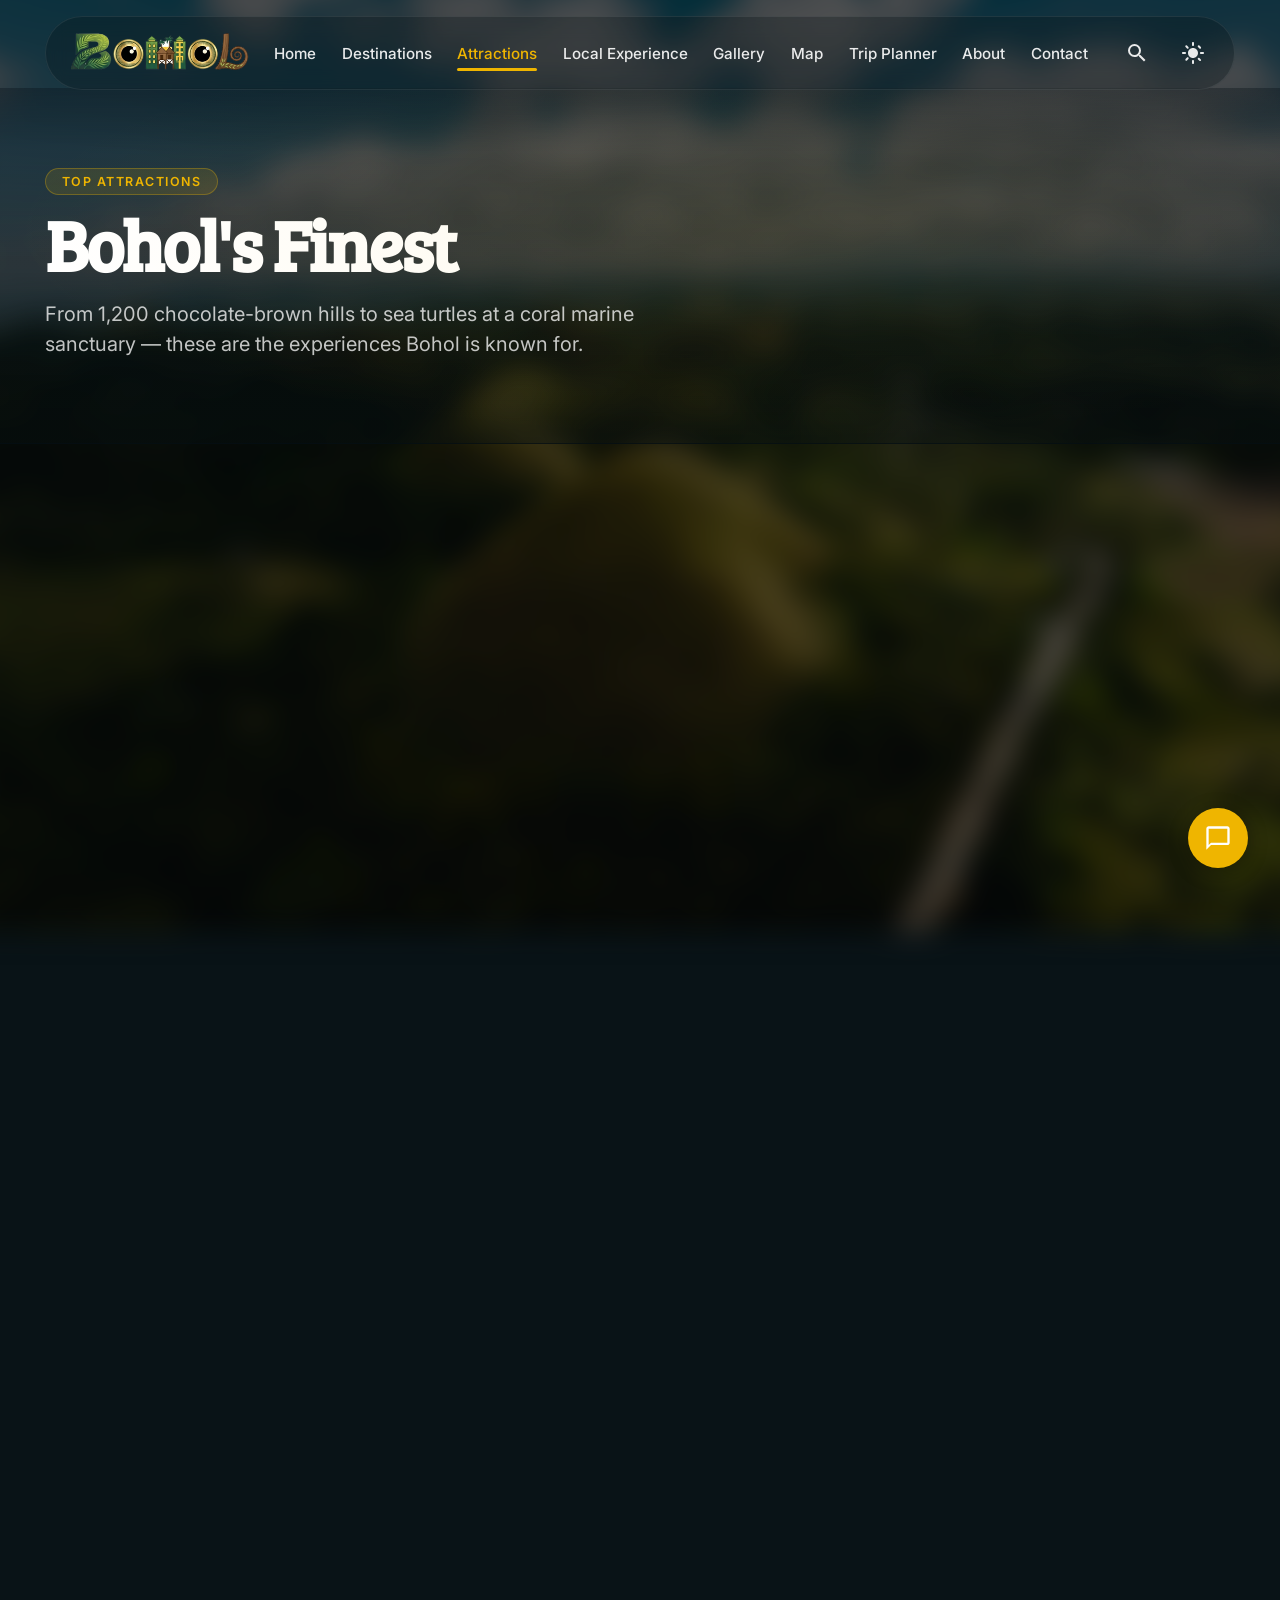
<file: top_attractions.html>
<!DOCTYPE html>
<html lang="en">
<head>
  <meta charset="UTF-8">
  <meta name="viewport" content="width=device-width, initial-scale=1.0">
  <link rel="icon" type="image/png" href="./images/bohol-logo.png">
  <link rel="shortcut icon" href="./images/bohol-logo.png">
  <link rel="apple-touch-icon" href="./images/bohol-logo.png">
  <meta name="description" content="Explore Bohol's top attractions — Chocolate Hills, Tarsier Sanctuary, Loboc River, Panglao beaches, and more.">
  <link rel="preconnect" href="https://fonts.googleapis.com">
  <link rel="preconnect" href="https://fonts.gstatic.com" crossorigin>
  <link href="https://fonts.googleapis.com/css2?family=Bree+Serif&family=Inter:wght@300;400;500;600;700&display=swap" rel="stylesheet">
  <link href="./css/main.css" rel="stylesheet">
  <link href="./css/pages.css" rel="stylesheet">
  <link href="./css/enhancements.css" rel="stylesheet">
  <link href="./css/chat.css" rel="stylesheet">
  <script src="./js/main.js" defer></script>
  <script src="./js/chat.js" defer></script>
  <title>Top Attractions – Feel Bohol</title>
</head>

<body>
  <header class="site-header">
    <a class="brand" href="index.html" aria-label="Feel Bohol home">
      <img src="./images/bohol-logo.png" alt="Bohol logo" decoding="async" fetchpriority="high">
    </a>
    <nav class="site-nav" id="site-nav" aria-label="Primary navigation">
      <a href="index.html">Home</a>
      <a href="destinations.html">Destinations</a>
      <a class="is-active" href="top_attractions.html">Attractions</a>
      <a href="local_experiences.html">Local Experience</a>
      <a href="gallery.html">Gallery</a>
      <a href="explore_map.html">Map</a>
      <a href="plan_your_trip.html">Trip Planner</a>
      <a href="about.html">About</a>
      <a href="contact.html">Contact</a>
    </nav>
      <div class="header-actions">
        <div id="search-container" class="search-container">
          <input type="text" id="search-input" class="search-input-field" placeholder="Search Bohol...">
          <button id="search-toggle" class="icon-btn" aria-label="Toggle search">
            <svg viewBox="0 0 24 24"><path d="M15.5 14h-.79l-.28-.27A6.471 6.471 0 0016 9.5 6.5 6.5 0 109.5 16c1.61 0 3.09-.59 4.23-1.57l.27.28v.79l5 4.99L20.49 19l-4.99-5zm-6 0C7.01 14 5 11.99 5 9.5S7.01 5 9.5 5 14 7.01 14 9.5 11.99 14 9.5 14z"/></svg>
          </button>
        </div>
        <button id="theme-toggle" class="icon-btn" aria-label="Toggle dark/light mode">
          <svg viewBox="0 0 24 24"><path d="M12 7c-2.76 0-5 2.24-5 5s2.24 5 5 5 5-2.24 5-5-2.24-5-5-5zM2 13h2c.55 0 1-.45 1-1s-.45-1-1-1H2c-.55 0-1 .45-1 1s.45 1 1 1zm18 0h2c.55 0 1-.45 1-1s-.45-1-1-1h-2c-.55 0-1 .45-1 1s.45 1 1 1zM11 2v2c0 .55.45 1 1 1s1-.45 1-1V2c0-.55-.45-1-1-1s-1 .45-1 1zm0 18v2c0 .55.45 1 1 1s1-.45 1-1v-2c0-.55-.45-1-1-1s-1 .45-1 1zM5.99 4.58a.996.996 0 00-1.41 0 .996.996 0 000 1.41l1.41 1.41c.39.39 1.03.39 1.42 0s.39-1.03 0-1.42L5.99 4.58zm12.43 12.43a.996.996 0 00-1.41 0 .996.996 0 000 1.41l1.41 1.41c.39.39 1.03.39 1.42 0s.39-1.03 0-1.42l-1.41-1.41zm-1.41-12.43a.996.996 0 000 1.41l1.41 1.41c.39.39 1.03.39 1.42 0s.39-1.03 0-1.42l-1.41-1.41a.996.996 0 00-1.41 0zM5.99 16.59l-1.41 1.41c-.39.39-.39 1.03 0 1.42s1.03.39 1.41 0l1.41-1.41c.39-.39.39-1.02 0-1.41s-1.02-.38-1.41 0z"/></svg>
        </button>
        <button id="mobile-menu-toggle" class="menu-toggle" aria-label="Toggle navigation">
          <svg viewBox="0 0 24 24"><path d="M3 18h18v-2H3v2zm0-5h18v-2H3v2zm0-7v2h18V6H3z"/></svg>
        </button>
      </div>


  </header>


  <div class="page-wrap">
    <div class="page-hero">
      <p class="page-hero__label">Top Attractions</p>
      <h1 class="page-hero__title">Bohol's Finest</h1>
      <p class="page-hero__sub">From 1,200 chocolate-brown hills to sea turtles at a coral marine sanctuary — these are the experiences Bohol is known for.</p>
    </div>

    <section class="section">
      <span class="section__label">Landmarks</span>
      <h2 class="section__title">Major Attractions</h2>
      <div class="card-grid">

        <div class="card">
          <img class="card__img" src="./images/chocolate-hills-aerial.png" alt="Chocolate Hills aerial view" loading="lazy" decoding="async">
          <div class="card__body">
            <span class="card__tag">Nature</span>
            <h3 class="card__title">Chocolate Hills</h3>
            <p class="card__text">Over 1,200 perfectly cone-shaped limestone hills spread across the municipalities of Carmen, Batuan, and Sagbayan. They turn a striking chocolate-brown during the dry season (January–May) — a geological wonder found nowhere else on Earth.</p>
            <span class="card__fee">₱100 – ₱150 entrance</span>
          </div>
        </div>

        <div class="card">
          <img class="card__img" src="./images/tarsier-close-up.png" alt="Philippine tarsier close-up" loading="lazy" decoding="async">
          <div class="card__body">
            <span class="card__tag">Wildlife</span>
            <h3 class="card__title">Philippine Tarsier Sanctuary</h3>
            <p class="card__text">Located in Corella, this ethical sanctuary is home to the tarsier — one of the world's smallest primates. Visitors must observe silence and maintain a 2-metre distance. Flash photography is strictly prohibited.</p>
            <span class="card__fee">₱150 – ₱170 entrance</span>
          </div>
        </div>

        <div class="card">
          <img class="card__img" src="./images/loboc-river-cruise.png" alt="Loboc River cruise" loading="lazy" decoding="async">
          <div class="card__body">
            <span class="card__tag">Experience</span>
            <h3 class="card__title">Loboc River Cruise</h3>
            <p class="card__text">Drift down the emerald Loboc River aboard a floating restaurant while enjoying a Filipino buffet and live cultural performances. The ~1.5-hour cruise winds through lush jungle canopies and is one of Bohol's most iconic experiences.</p>
            <span class="card__fee">₱850 – ₱1,000 (buffet incl.)</span>
          </div>
        </div>

        <div class="card">
          <img class="card__img" src="./images/manmade-forest-road.png" alt="Bilar Manmade Forest road" loading="lazy" decoding="async">
          <div class="card__body">
            <span class="card__tag">Nature</span>
            <h3 class="card__title">Bilar Manmade Forest</h3>
            <p class="card__text">A 2-kilometre stretch of dense mahogany trees planted along the national highway in Bilar. The canopy creates a dramatic tunnel effect — one of Bohol's most photographed scenes and a refreshing stop between the Chocolate Hills and Loboc.</p>
            <span class="card__fee">Free</span>
          </div>
        </div>

        <div class="card">
          <img class="card__img" src="./images/hinagdanan-cave.png" alt="hinagdanan-cave.png" loading="lazy" decoding="async">
          <div class="card__body">
            <span class="card__tag">Adventure</span>
            <h3 class="card__title">Hinagdanan Cave</h3>
            <p class="card__text">A mystical limestone cave in Dauis, Panglao, featuring dramatic stalactites and stalagmites surrounding a naturally lit underground lagoon. Visitors can swim in the cool, crystal-clear waters inside the cave.</p>
            <span class="card__fee">₱75 entrance / ₱150 with swim</span>
          </div>
        </div>

        <div class="card">
          <img class="card__img" src="./images/balicasag-island-diving.png" alt="balicasag-island-diving.png" loading="lazy" decoding="async">
          <div class="card__body">
            <span class="card__tag">Diving</span>
            <h3 class="card__title">Balicasag Island</h3>
            <p class="card__text">A world-renowned marine sanctuary just off Panglao. Divers and snorkelers encounter hawksbill sea turtles, massive coral walls, and abundant reef fish. The island is encircled by a protected marine reserve.</p>
            <span class="card__fee">₱250 env. fee + boat fare</span>
          </div>
        </div>

        <div class="card">
          <img class="card__img" src="./images/alona-beach-panglao.png" alt="alona-beach-panglao.png" loading="lazy" decoding="async">
          <div class="card__body">
            <span class="card__tag">Beach</span>
            <h3 class="card__title">Alona Beach, Panglao</h3>
            <p class="card__text">The most famous beach in Bohol — a 1.5-km strip of powdery white sand lined with resorts, restaurants, and dive shops. Perfect as a base for island hopping, diving, and soaking in the Bohol sun.</p>
            <span class="card__fee">Free (beach access)</span>
          </div>
        </div>

        <div class="card">
          <img class="card__img" src="./images/baclayon-church.png" alt="baclayon-church.png" loading="lazy" decoding="async">
          <div class="card__body">
            <span class="card__tag">Heritage</span>
            <h3 class="card__title">Baclayon Church</h3>
            <p class="card__text">One of the oldest stone churches in the Philippines, built in 1596 by Jesuit missionaries using coral stones bound with egg whites. Today a National Cultural Treasure, it houses a museum of religious artifacts and antique vestments.</p>
            <span class="card__fee">₱50 – ₱150 museum fee</span>
          </div>
        </div>

        <div class="card">
          <img class="card__img" src="./images/cadapdapan-rice-terraces.png" alt="cadapdapan-rice-terraces.png" loading="lazy" decoding="async">
          <div class="card__body">
            <span class="card__tag">Hidden Gem</span>
            <h3 class="card__title">Cadapdapan Rice Terraces</h3>
            <p class="card__text">Often overlooked, these scenic rice terraces in Candijay offer a serene and uncrowded alternative to northern counterparts. Cascading green paddies flanked by mountains and waterfalls make this one of Bohol's most underrated views.</p>
            <span class="card__fee">Free</span>
          </div>
        </div>

      </div>
    </section>
  </div>

  <footer class="site-footer">
    <div class="site-footer__inner">
      <div class="site-footer__col">
        <p class="site-footer__brand">Feel Bohol</p>
        <p class="site-footer__copy">Discover the magic of the Philippines through the lens of history, nature, and culture. A non-profit educational project.</p>
      </div>
      <div class="site-footer__col">
        <h4 class="site-footer__col-title">Quick Links</h4>
        <nav class="site-footer__nav">
          <a href="index.html">Home</a>
          <a href="destinations.html">Destinations</a>
          <a href="top_attractions.html">Attractions</a>
          <a href="local_experiences.html">Experience</a>
          <a href="gallery.html">Gallery</a>
          <a href="explore_map.html">Map</a>
          <a href="plan_your_trip.html">Trip Planner</a>
          <a href="about.html">About</a>
          <a href="contact.html">Contact</a>
        </nav>
      </div>
      <div class="site-footer__col site-footer__col--disclaimer">
        <h4 class="site-footer__col-title">Legal Disclaimer</h4>
        <p class="site-footer__disclaimer">
          <strong>Notice:</strong> This website is a non-profit educational project. It contains copyrighted materials used exclusively for instructional and research purposes under the <strong>Fair Use Doctrine</strong> (Section 185, RA 8293, Philippines). All rights belong to their respective owners. No commercial gain is intended. Contact <strong>hello@feelbohol.ph</strong> for takedown requests.
        </p>
      </div>
    </div>
    <div class="site-footer__bottom">
      <p class="site-footer__copy">&copy; 2026 Feel Bohol. Promoting the beauty of Bohol, Philippines.</p>
    </div>
  </footer>

  <button id="back-to-top" class="back-to-top" aria-label="Back to top">
    <svg viewBox="0 0 24 24"><path d="M7.41 15.41L12 10.83l4.59 4.58L18 14l-6-6-6 6z"/></svg>
  </button>
</body>
</html>
</file>
<file: css/main.css>
:root {
  --bg-color: #091317;
  --surf-color: rgba(5, 15, 18, 0.28);
  --bg-shadow: rgba(5, 15, 18, 0.72);
  --copy-color: rgba(255, 255, 255, 0.75);
  --nav-color: rgba(255, 255, 255, 0.9);
  --accent: #efb500;
  --accent-rgb: 239, 181, 0;
  --card-radius: 28px;
  --card-bg: rgba(255, 255, 255, 0.04);
  --text-main: #ffffff;
  --hero-overlay: linear-gradient(180deg, rgba(10, 20, 28, 0.4) 0%, rgba(10, 20, 28, 0.12) 18%, rgba(7, 16, 18, 0.4) 100%);
  --hero-side-overlay: linear-gradient(90deg, rgba(5, 13, 16, 0.54) 0%, rgba(5, 13, 16, 0.24) 31%, rgba(5, 13, 16, 0) 61%);
}

[data-theme="light"] {
  --bg-color: #f7f9f9;
  --surf-color: rgba(255, 255, 255, 0.85);
  --bg-shadow: rgba(0, 0, 0, 0.08);
  --copy-color: #3a4a50;
  --nav-color: #1a2a30;
  --card-bg: #ffffff;
  --text-main: #1a2a30;
  --hero-overlay: linear-gradient(180deg, rgba(255, 255, 255, 0.2) 0%, rgba(255, 255, 255, 0.1) 40%, rgba(255, 255, 255, 0.3) 100%);
  --hero-side-overlay: linear-gradient(90deg, rgba(255, 255, 255, 0.4) 0%, rgba(255, 255, 255, 0.2) 30%, transparent 60%);
}


* {
  box-sizing: border-box;
}

html,
body {
  margin: 0;
  min-height: 100%;
  width: 100%;
  overflow-x: hidden;
  font-family: "Inter", sans-serif;
  background: var(--bg-color);
  color: var(--text-main);
  transition: background 0.3s ease, color 0.3s ease;
}


a,
button {
  font: inherit;
}

.hero {
  position: relative;
  min-height: 100vh;
  padding: 1.8rem clamp(1.25rem, 3.5vw, 4.5rem) 2.5rem;
}

.hero__carousel {
  position: absolute;
  inset: 0;
  z-index: 0;
}

.carousel-slide {
  position: absolute;
  inset: 0;
  background-position: center center;
  background-repeat: no-repeat;
  background-size: cover;
  opacity: 0;
  transition: opacity 0.75s ease;
}

.carousel-slide::after {
  content: "";
  position: absolute;
  inset: 0;
  background-image: var(--hero-overlay), var(--hero-side-overlay);
  z-index: 1;
}


.carousel-slide.is-active {
  opacity: 1;
}

.site-header {
  position: relative;
  z-index: 3;
  display: flex;
  align-items: center;
  gap: clamp(1.25rem, 3vw, 3.5rem);
}

.brand {
  flex: 0 0 auto;
}

.brand img {
  display: block;
  width: clamp(185px, 14vw, 270px);
  height: auto;
}

.site-nav {
  display: flex;
  align-items: center;
  gap: clamp(1rem, 2vw, 1.8rem);
}

.site-nav a {
  position: relative;
  padding: 0.5rem 0;
  color: var(--nav-color);
  font-size: 0.95rem;
  font-weight: 500;
  text-decoration: none;
  transition: color 0.3s ease;
}

/* --- Mobile Menu Toggle --- */
.menu-toggle {
  display: none;
  background: none;
  border: 0;
  padding: 0.5rem;
  cursor: pointer;
  color: var(--nav-color);
  z-index: 1001;
}

.menu-toggle svg {
  width: 1.8rem;
  height: 1.8rem;
  fill: currentColor;
}

@media (max-width: 1024px) {
  .menu-toggle {
    display: block;
  }

  .site-nav {
    position: absolute;
    top: 100%;
    left: 0;
    right: 0;
    width: 100% !important;
    max-width: none !important;
    height: auto;
    max-height: 0;
    overflow: hidden;
    background: rgba(9, 19, 23, 0.98);
    backdrop-filter: blur(28px);
    -webkit-backdrop-filter: blur(28px);
    flex-direction: column;
    padding: 0 2rem;
    gap: 1.2rem;
    transform: none;
    transition: max-height 0.4s cubic-bezier(0.4, 0, 0.2, 1), padding 0.4s ease;
    box-shadow: 0 20px 40px rgba(0,0,0,0.4);
    z-index: 2000;
    border-bottom: 1px solid rgba(255,255,255,0.08);
  }

  .site-nav.is-open {
    max-height: 90vh;
    padding: 2rem;
    overflow-y: auto;
  }

  .site-nav.is-open {
    transform: translateX(0);
  }

  .site-nav a {
    font-size: 1.25rem;
    width: 100%;
  }
}

.site-nav a.is-active {
  color: var(--accent);
  font-weight: 500;
}

.site-nav a.is-active::after {
  content: "";
  position: absolute;
  left: 0;
  bottom: 0;
  width: 100%;
  height: 0.16rem;
  border-radius: 999px;
  background: var(--accent);
}

/* --- Header Search Implementation --- */
.header-actions {
  display: flex;
  align-items: center;
  gap: 0.8rem;
  margin-left: auto;
}

.search-container {
  position: relative;
  display: flex;
  align-items: center;
}

.search-input-field {
  width: 0;
  opacity: 0;
  padding: 0.6rem 0;
  background: transparent;
  border: 0;
  border-bottom: 2px solid var(--accent);
  color: var(--text-main);
  font-size: 0.95rem;
  transition: all 0.4s cubic-bezier(0.4, 0, 0.2, 1);
  outline: none;
}

.search-container.is-active .search-input-field {
  width: min(200px, 40vw);
  opacity: 1;
  padding: 0.6rem 0.8rem;
  margin-right: 0.5rem;
}

.icon-btn {
  background: none;
  border: 0;
  padding: 0.6rem;
  cursor: pointer;
  color: var(--nav-color);
  transition: transform 0.2s, color 0.2s;
  display: flex;
}

.icon-btn:hover {
  color: var(--accent);
  transform: scale(1.1);
}

.icon-btn svg {
  width: 1.5rem;
  height: 1.5rem;
  fill: currentColor;
}


.hero__body {
  position: relative;
  z-index: 2;
  display: grid;
  grid-template-columns: minmax(320px, 0.95fr) minmax(480px, 1.1fr);
  align-items: center;
  min-height: calc(100vh - 6.5rem);
  gap: clamp(1.5rem, 3vw, 3rem);
}

.hero__copy {
  max-width: 44rem;
  padding-top: clamp(5.2rem, 19vh, 11rem);
}

.hero__copy h1 {
  margin: 0;
  font-family: "Bree Serif", serif;
  font-size: clamp(4.5rem, 8vw, 8rem);
  line-height: 0.9;
  letter-spacing: -0.04em;
  text-shadow: 0 20px 40px rgba(0, 0, 0, 0.24);
}

.hero__description {
  width: min(42rem, 94%);
  margin: 1.2rem 0 2.7rem;
  color: var(--copy-color);
  font-size: clamp(1rem, 1vw + 0.5rem, 1.55rem);
  line-height: 1.38;
  text-wrap: balance;
  opacity: 1;
  transition: opacity 0.3s ease;
}

.cta-button {
  display: inline-flex;
  align-items: center;
  justify-content: center;
  min-width: 14rem;
  padding: 1.25rem 2.5rem;
  border-radius: 99px;
  background: linear-gradient(135deg, var(--accent) 0%, #ffcc00 100%);
  color: #000;
  font-size: 1.1rem;
  font-weight: 600;
  text-decoration: none;
  text-transform: uppercase;
  letter-spacing: 0.08em;
  box-shadow: 0 10px 30px rgba(var(--accent-rgb), 0.3);
  transition: all 0.3s cubic-bezier(0.4, 0, 0.2, 1);
  border: 1px solid rgba(255, 255, 255, 0.1);
}

.cta-button:hover,
.cta-button:focus-visible {
  transform: translateY(-4.5px) scale(1.02);
  box-shadow: 0 20px 45px rgba(var(--accent-rgb), 0.45);
  filter: brightness(1.1);
}


.hero__visuals {
  position: relative;
  min-height: min(50rem, 74vh);
}

.hero__controls {
  position: absolute;
  top: auto;
  bottom: 1.5rem;
  right: clamp(2rem, 8vw, 8rem);
  z-index: 4;
  display: flex;
  gap: 0.8rem;
}

.control {
  width: 3.7rem;
  height: 3.7rem;
  border: 0;
  border-radius: 50%;
  background-color: transparent;
  background-image: url("../images/icon-next.png");
  background-position: center;
  background-repeat: no-repeat;
  background-size: contain;
  cursor: pointer;
  opacity: 0.92;
  transition: transform 160ms ease, opacity 160ms ease;
}

.control--prev {
  transform: rotate(180deg);
}

.control:hover,
.control:focus-visible {
  opacity: 1;
  transform: translateY(-2px);
}

.control--prev:hover,
.control--prev:focus-visible {
  transform: rotate(180deg) translateY(2px);
}

/* --- Card Carousel Track --- */

.hero__cards {
  position: absolute;
  right: 0;
  bottom: 2rem;
  width: min(800px, 85vw);
  overflow: hidden;
  padding-top: 2rem;
  padding-bottom: 4rem;
  -webkit-mask-image: linear-gradient(to right, transparent 0%, black 3%, black 100%);
  mask-image: linear-gradient(to right, transparent 0%, black 3%, black 100%);
}

.hero__card-track {
  display: flex;
  gap: 1rem;
  will-change: transform;
  transition: transform 0.65s cubic-bezier(0.4, 0, 0.2, 1);
}

.destination-card {
  flex: 0 0 256px;
  position: relative;
  border-radius: var(--card-radius);
  overflow: hidden;
  box-shadow: 0 20px 50px rgba(0, 0, 0, 0.35);
  transition: transform 0.5s ease, box-shadow 0.5s ease;
}

.destination-card__image {
  width: 256px;
  height: 340px;
  overflow: hidden;
}

.destination-card img {
  display: block;
  width: 100%;
  height: 100%;
  object-fit: cover;
  transition: transform 0.6s ease;
}

.destination-card.is-current {
  transform: translateY(-16px) scale(1.05);
  box-shadow: 0 44px 88px rgba(0, 0, 0, 0.55);
  z-index: 2;
}

.destination-card.is-current img {
  transform: scale(1.04);
}

.destination-card__label {
  position: absolute;
  bottom: 0;
  left: 0;
  right: 0;
  margin: 0;
  padding: 2.4rem 1rem 1rem;
  background: linear-gradient(to top, rgba(0, 0, 0, 0.72) 0%, transparent 100%);
  color: rgba(255, 255, 255, 0.95);
  font-size: clamp(0.8rem, 0.9vw + 0.3rem, 1rem);
  font-weight: 500;
  text-align: center;
  letter-spacing: 0.03em;
}

/* --- Slide Counter --- */

.slide-counter {
  display: flex;
  align-items: baseline;
  gap: 0.25rem;
  margin-top: 1.6rem;
  color: rgba(255, 255, 255, 0.45);
  font-size: 0.78rem;
  letter-spacing: 0.14em;
  text-transform: uppercase;
}

.slide-counter__current {
  color: var(--accent);
  font-size: 1.1rem;
  font-weight: 600;
  letter-spacing: 0.06em;
}

/* --- Nav Enhancement --- */

.site-header {
  position: fixed;
  top: 1rem;
  left: clamp(1.25rem, 3.5vw, 4.5rem);
  right: clamp(1.25rem, 3.5vw, 4.5rem);
  z-index: 100;
  display: flex;
  align-items: center;
  justify-content: space-between;
  gap: 1.5rem;
  padding: 0.6rem 1.2rem;
  border-radius: 999px;
  backdrop-filter: blur(10px);
  -webkit-backdrop-filter: blur(10px);
  background: var(--surf-color);
  border: 1px solid rgba(255, 255, 255, 0.08);
  transition: background 0.3s ease;
}


/* --- Responsive --- */

@media (max-width: 1100px) {
  .hero {
    padding-bottom: 2rem;
  }

  .site-header {
    flex-direction: row;
    align-items: center;
    justify-content: space-between;
    padding: 0.5rem 1rem;
    border-radius: 999px;
  }

  .site-nav {
    flex-wrap: wrap;
    justify-content: flex-start;
    padding-right: 0;
  }

  .hero__body {
    grid-template-columns: 1fr;
    min-height: auto;
    padding-top: 2rem;
  }

  .hero__copy {
    max-width: 40rem;
    padding-top: 1rem;
  }

  .hero__visuals {
    min-height: 42rem;
  }

  .hero__controls {
    top: 1rem;
    right: 1rem;
  }

  .hero__cards {
    right: 0;
    width: 100%;
    padding-bottom: 3rem;
  }
}

@media (max-width: 760px) {
  .hero {
    padding: 1.25rem 1rem 1.5rem;
    background-position: 58% center;
  }

  .brand img {
    width: 11rem;
  }

  .site-header {
    top: 0;
    left: 0;
    right: 0;
    width: 100%;
    border-radius: 0;
    padding: 0.75rem 1.25rem;
  }

  .site-nav {
    width: min(300px, 85%);
    gap: 1.2rem;
  }

  .site-nav a {
    font-size: 1.1rem;
  }

  .hero__copy h1 {
    font-size: clamp(3.1rem, 17vw, 4.7rem);
  }

  .hero__description {
    width: 100%;
    margin-bottom: 1.8rem;
    font-size: 1rem;
  }

  .cta-button {
    min-width: 10.5rem;
    padding: 0.95rem 1.5rem;
  }

  .hero__visuals {
    min-height: auto;
    padding-top: 4rem;
  }

  .hero__controls {
    top: 0;
    right: 0;
  }

  .control {
    width: 3.2rem;
    height: 3.2rem;
  }

  .hero__cards {
    position: relative;
    right: auto;
    bottom: auto;
    padding-bottom: 2.4rem;
    width: 100%;
    -webkit-mask-image: none;
    mask-image: none;
  }

  .destination-card {
    flex: 0 0 220px;
  }

  .destination-card__image {
    width: 220px;
    height: 300px;
  }

  .destination-card.is-current {
    transform: translateY(-10px) scale(1.03);
  }
}

/* --- Footer --- */

.site-footer {
  background: #060e10;
  padding: 5rem clamp(1.25rem, 3.5vw, 4.5rem) 3rem;
  border-top: 1px solid rgba(255, 255, 255, 0.06);
  position: relative;
  z-index: 2;
  content-visibility: auto;
  contain-intrinsic-size: 1px 360px;
}

.site-footer__inner {
  display: grid;
  grid-template-columns: 1fr 1.2fr 2fr;
  gap: 4rem;
  max-width: 1300px;
  margin: 0 auto;
  text-align: left;
}

.site-footer__col-title {
  color: var(--accent);
  font-size: 0.78rem;
  font-weight: 700;
  letter-spacing: 0.14em;
  text-transform: uppercase;
  margin-bottom: 1.8rem;
}

.site-footer__brand {
  margin: 0 0 1rem;
  font-family: "Bree Serif", serif;
  font-size: 1.8rem;
  color: #fff;
}

.site-footer__copy {
  color: rgba(255, 255, 255, 0.4);
  font-size: 0.88rem;
  line-height: 1.6;
}

.site-footer__nav {
  display: grid;
  grid-template-columns: 1fr 1fr;
  gap: 0.75rem 1.5rem;
}

.site-footer__nav a {
  color: rgba(255, 255, 255, 0.6);
  font-size: 0.9rem;
  text-decoration: none;
  transition: color 0.2s ease, transform 0.2s ease;
  display: inline-block;
}

.site-footer__nav a:hover {
  color: var(--accent);
  transform: translateX(4px);
}

.site-footer__disclaimer {
  color: rgba(255, 255, 255, 0.3);
  font-size: 0.75rem;
  line-height: 1.7;
}

.site-footer__disclaimer strong {
  color: rgba(255, 255, 255, 0.5);
  font-weight: 600;
}

.site-footer__bottom {
  margin-top: 4rem;
  padding-top: 2rem;
  border-top: 1px solid rgba(255, 255, 255, 0.04);
  text-align: center;
}

@media (max-width: 1024px) {
  .site-footer__inner {
    grid-template-columns: 1fr 1fr;
  }
  .site-footer__col--disclaimer {
    grid-column: span 2;
  }
}

@media (max-width: 640px) {
  .site-footer__inner {
    grid-template-columns: 1fr;
  }
  .site-footer__col--disclaimer {
    grid-column: span 1;
  }
}


/* --- Enhanced Video Section --- */
.video-section {
  padding: 5rem clamp(1.25rem, 3.5vw, 4.5rem);
  background: var(--bg-color);
  text-align: center;
}

.video-container {
  max-width: 1000px;
  margin: 2.5rem auto 0;
  border-radius: var(--card-radius);
  overflow: hidden;
  box-shadow: 0 40px 80px rgba(0,0,0,0.4);
  position: relative;
  background: #000;
}

.video-container video {
  width: 100%;
  display: block;
  aspect-ratio: 16 / 9;
  object-fit: cover;
}

/* --- Utilities --- */
.text-accent { color: var(--accent); }
.is-hidden { display: none !important; }

/* --- Weather Widget --- */
.weather-widget {
  margin: 2rem 0;
  display: flex;
  justify-content: center;
}

.weather-card {
  background: rgba(255, 255, 255, 0.05);
  backdrop-filter: blur(12px);
  -webkit-backdrop-filter: blur(12px);
  border: 1px solid rgba(255, 255, 255, 0.1);
  border-radius: 20px;
  padding: 1.5rem 2rem;
  display: flex;
  align-items: center;
  gap: 2rem;
  box-shadow: 0 20px 40px rgba(0,0,0,0.2);
}

.weather-info {
  display: flex;
  flex-direction: column;
  gap: 0.25rem;
}

.weather-label {
  font-size: 0.75rem;
  text-transform: uppercase;
  letter-spacing: 0.1em;
  color: var(--accent);
  font-weight: 700;
}

.weather-temp {
  font-size: 1.8rem;
  font-weight: 700;
  color: #fff;
}

.weather-status {
  font-size: 0.9rem;
  color: rgba(255,255,255,0.7);
  display: flex;
  align-items: center;
  gap: 0.5rem;
}

.weather-divider {
  width: 1px;
  height: 60px;
  background: rgba(255, 255, 255, 0.1);
}

@media (max-width: 600px) {
  .weather-card {
    flex-direction: column;
    gap: 1.5rem;
    text-align: center;
    width: 100%;
  }
  .weather-divider {
    width: 80%;
    height: 1px;
  }
}

/* --- Search Results Dropdown --- */
.search-results-dropdown {
  position: absolute;
  top: calc(100% + 1.25rem);
  right: 0;
  width: 280px;
  background: rgba(9, 19, 23, 0.95);
  backdrop-filter: blur(20px);
  -webkit-backdrop-filter: blur(20px);
  border-radius: 1.25rem;
  border: 1px solid rgba(255, 255, 255, 0.1);
  box-shadow: 0 25px 50px rgba(0,0,0,0.5);
  padding: 0.75rem;
  opacity: 0;
  visibility: hidden;
  transform: translateY(15px);
  transition: all 0.35s cubic-bezier(0.4, 0, 0.2, 1);
  z-index: 2001;
  display: flex;
  flex-direction: column;
  gap: 0.35rem;
}

.search-results-dropdown.is-visible {
  opacity: 1;
  visibility: visible;
  transform: translateY(0);
}

.search-result-item {
  padding: 0.8rem 1.2rem;
  border-radius: 0.9rem;
  color: rgba(255,255,255,0.85);
  text-decoration: none;
  font-size: 0.95rem;
  transition: all 0.25s ease;
  background: transparent;
  font-weight: 500;
}

.search-result-item:hover {
  background: rgba(239, 181, 0, 0.15);
  color: var(--accent);
  padding-left: 1.5rem;
}

@media (max-width: 1100px) {
  .search-results-dropdown {
    right: 50%;
    transform: translate(50%, 15px);
    width: min(340px, 90vw);
  }
  .search-results-dropdown.is-visible {
    transform: translate(50%, 0);
  }
}


/* --- Premium Gallery Lightbox --- */
.lightbox {
  position: fixed;
  inset: 0;
  z-index: 9999;
  display: flex;
  align-items: center;
  justify-content: center;
  opacity: 0;
  visibility: hidden;
  transition: all 0.4s cubic-bezier(0.4, 0, 0.2, 1);
  pointer-events: none;
}

.lightbox.is-visible {
  opacity: 1;
  visibility: visible;
  pointer-events: auto;
}

.lightbox__overlay {
  position: absolute;
  inset: 0;
  background: rgba(5, 13, 16, 0.82);
  backdrop-filter: blur(24px);
  -webkit-backdrop-filter: blur(24px);
  cursor: zoom-out;
}

.lightbox__content {
  position: relative;
  z-index: 2;
  display: flex;
  flex-direction: column;
  align-items: center;
  justify-content: center;
  width: 100%;
  padding: 2rem;
  transform: scale(0.92) translateY(20px);
  transition: transform 0.5s cubic-bezier(0.34, 1.56, 0.64, 1);
}

.lightbox.is-visible .lightbox__content {
  transform: scale(1) translateY(0);
}

.lightbox__img-wrap {
  position: relative;
  display: flex;
  justify-content: center;
  align-items: center;
  width: 85vw;
  height: 75vh;
  max-width: 1200px;
  max-height: 80vh;
}

.lightbox__img {
  display: block;
  width: 100%;
  height: 100%;
  object-fit: contain;
  border-radius: 16px;
  box-shadow: 0 40px 100px rgba(0, 0, 0, 0.65);
  border: 1px solid rgba(255, 255, 255, 0.1);
  background: rgba(255,255,255,0.02); /* Subtle placeholder feel if loading */
}

.lightbox__caption {
  margin-top: 1.5rem;
  padding: 0.8rem 1.6rem;
  background: rgba(255, 255, 255, 0.04);
  backdrop-filter: blur(12px);
  -webkit-backdrop-filter: blur(12px);
  border: 1px solid rgba(255, 255, 255, 0.1);
  border-radius: 999px;
  color: #fff;
  font-size: 1rem;
  font-weight: 500;
  letter-spacing: 0.02em;
  text-align: center;
  box-shadow: 0 10px 30px rgba(0, 0, 0, 0.2);
}

.lightbox__close {
  position: absolute;
  top: -0.85rem;
  right: -0.85rem;
  width: 2.5rem;
  height: 2.5rem;
  background: var(--accent);
  border: 0;
  border-radius: 50%;
  color: #000;
  font-size: 1.6rem;
  line-height: 1;
  display: flex;
  align-items: center;
  justify-content: center;
  cursor: pointer;
  box-shadow: 0 10px 25px rgba(var(--accent-rgb), 0.4);
  transition: all 0.3s ease;
  z-index: 10;
}

.lightbox__close:hover {
  transform: scale(1.1) rotate(90deg);
  filter: brightness(1.1);
}

@media (max-width: 760px) {
  .lightbox__img-wrap {
    max-height: 70vh;
  }
  .lightbox__close {
    top: -1.25rem;
    right: -0.5rem;
  }
}
</file>
<file: css/pages.css>
/* ============================================================
   pages.css — shared styles for all inner pages
   ============================================================ */

/* Page wrapper */
/* Page wrapper */
.page-wrap {
  position: relative;
  min-height: 100vh;
  color: var(--text-main);
  font-family: "Inter", sans-serif;
  padding-top: 5.5rem; /* clear fixed nav */
  background: transparent;
  z-index: 1;
}


.page-wrap::before {
  content: "";
  position: fixed;
  inset: -2rem; /* bleed edges so blur doesn't show sharp box */
  background: url('../images/chocolate-hills-aerial.png') center/cover no-repeat;
  filter: blur(14px) brightness(var(--bg-brightness, 0.35));
  z-index: -1;
  will-change: filter;
  background-color: var(--bg-color);
}


[data-theme="light"] .page-wrap::before {
  --bg-brightness: 0.95;
  filter: blur(20px) grayscale(0.2) opacity(0.15);
}


/* Page hero / banner */
.page-hero {
  position: relative;
  overflow: hidden;
  padding: 5rem clamp(1.25rem, 3.5vw, 4.5rem) 4rem;
  background: var(--hero-overlay);
  border-bottom: 1px solid var(--bg-shadow);
}

.page-hero::before {
  content: "";
  position: absolute;
  inset: 0;
  background: radial-gradient(ellipse at 60% 40%, rgba(var(--accent-rgb), 0.08) 0%, transparent 70%);
}


.page-hero__label {
  display: inline-block;
  margin: 0 0 0.75rem;
  padding: 0.3rem 1rem;
  border-radius: 999px;
  background: rgba(239, 181, 0, 0.12);
  border: 1px solid rgba(239, 181, 0, 0.3);
  color: #efb500;
  font-size: 0.78rem;
  font-weight: 600;
  letter-spacing: 0.12em;
  text-transform: uppercase;
}

.page-hero__title {
  margin: 0 0 1rem;
  font-family: "Bree Serif", serif;
  font-size: clamp(2.5rem, 6vw, 4.5rem);
  line-height: 1;
  letter-spacing: -0.03em;
}

.page-hero__sub {
  max-width: 42rem;
  color: var(--text-main);
  opacity: 0.75;
  font-size: clamp(1rem, 1.2vw + 0.5rem, 1.25rem);
  line-height: 1.5;
}


/* Content sections */
.section {
  padding: 5rem clamp(1.25rem, 3.5vw, 4.5rem);
}

.section:not(.immersive-video-section) {
  content-visibility: auto;
  contain-intrinsic-size: 1px 900px;
}

.section--alt {
  background: var(--card-bg);
  opacity: 0.95;
}

.section__label {
  display: inline-block;
  margin-bottom: 0.6rem;
  color: var(--accent);
  font-size: 0.76rem;
  font-weight: 600;
  letter-spacing: 0.14em;
  text-transform: uppercase;
}

.section__title {
  margin: 0 0 1rem;
  font-family: "Bree Serif", serif;
  font-size: clamp(1.8rem, 3vw, 2.8rem);
  line-height: 1.1;
  color: var(--text-main);
}

.section__body {
  margin: 0;
  max-width: 52rem;
  color: var(--copy-color);
  font-size: 1.05rem;
  line-height: 1.65;
}


/* Card grid */
.card-grid {
  display: grid;
  grid-template-columns: repeat(auto-fill, minmax(290px, 1fr));
  gap: 1.5rem;
  margin-top: 2.5rem;
}

.card {
  position: relative;
  background: var(--card-bg);
  border: 1px solid var(--bg-shadow);
  border-radius: 1.25rem;
  overflow: hidden;
  transition: transform 0.3s ease, box-shadow 0.3s ease;
}

.card:hover {
  transform: translateY(-4px);
  box-shadow: 0 24px 50px var(--bg-shadow);
}

.card__img {
  width: 100%;
  height: 220px;
  object-fit: cover;
  background: var(--bg-shadow);
  display: block;
}

.card__body {
  padding: 1.5rem;
  display: flex;
  flex-direction: column;
  gap: 0.5rem;
}

.card__tag {
  display: inline-block;
  color: var(--accent);
  font-size: 0.72rem;
  font-weight: 600;
  letter-spacing: 0.1em;
  text-transform: uppercase;
}

.card__title {
  margin: 0;
  font-family: "Bree Serif", serif;
  font-size: 1.25rem;
  color: var(--text-main);
}

.card__text {
  margin: 0;
  color: var(--copy-color);
  font-size: 0.92rem;
  line-height: 1.6;
}

.info-row {
  border-bottom: 1px solid var(--bg-shadow);
}

.info-row__toggle {
  display: flex;
  justify-content: space-between;
  align-items: center;
  width: 100%;
  padding: 1.2rem 0;
  background: none;
  border: 0;
  color: var(--text-main);
  font: inherit;
  font-size: 1.05rem;
  font-weight: 500;
  cursor: pointer;
  text-align: left;
}

.info-row__toggle::after {
  content: "+";
  font-size: 1.4rem;
  color: var(--accent);
  flex-shrink: 0;
  transition: transform 0.3s ease;
}

.info-row.is-open .info-row__toggle::after {
  transform: rotate(45deg);
}

.info-row__body {
  display: none;
  padding: 0 0 1.2rem;
  color: var(--copy-color);
  font-size: 0.95rem;
  line-height: 1.7;
}

.info-row.is-open .info-row__body {
  display: block;
}


/* Gallery grid */
.gallery-grid {
  display: grid;
  grid-template-columns: repeat(auto-fill, minmax(280px, 1fr));
  gap: 1rem;
  margin-top: 2.5rem;
}

.gallery-item {
  position: relative;
  overflow: hidden;
  border-radius: 1rem;
  aspect-ratio: 4 / 3;
  cursor: pointer;
}

.gallery-item img {
  width: 100%;
  height: 100%;
  object-fit: cover;
  display: block;
  transition: transform 0.4s ease;
  background: #1a2a30;
}

.gallery-item:hover img {
  transform: scale(1.06);
}

.gallery-item__caption {
  position: absolute;
  bottom: 0;
  left: 0;
  right: 0;
  padding: 2rem 1rem 0.9rem;
  background: linear-gradient(to top, rgba(0,0,0,0.75), transparent);
  color: rgba(255,255,255,0.92);
  font-size: 0.88rem;
  font-weight: 500;
  letter-spacing: 0.02em;
  opacity: 0;
  transition: opacity 0.3s ease;
}

.gallery-item:hover .gallery-item__caption {
  opacity: 1;
}

/* Expense table */
.expense-table {
  width: 100%;
  border-collapse: collapse;
  margin-top: 1.5rem;
  font-size: 0.95rem;
}

.expense-table th,
.expense-table td {
  padding: 0.85rem 1rem;
  text-align: left;
  border-bottom: 1px solid rgba(255, 255, 255, 0.07);
}

.expense-table th {
  color: #efb500;
  font-size: 0.78rem;
  font-weight: 600;
  letter-spacing: 0.1em;
  text-transform: uppercase;
}

.expense-table td {
  color: rgba(255, 255, 255, 0.7);
}

.expense-table tr:hover td {
  color: #fff;
}

/* Contact form */
.contact-form {
  display: flex;
  flex-direction: column;
  gap: 1.25rem;
  max-width: 42rem;
  margin-top: 2rem;
}

.form-group {
  display: flex;
  flex-direction: column;
  gap: 0.4rem;
}

.form-group label {
  font-size: 0.82rem;
  font-weight: 500;
  color: rgba(255, 255, 255, 0.7);
  letter-spacing: 0.06em;
  text-transform: uppercase;
}

.form-group input,
.form-group textarea,
.form-group select {
  padding: 0.85rem 1rem;
  background: rgba(255, 255, 255, 0.05);
  border: 1px solid rgba(255, 255, 255, 0.12);
  border-radius: 0.6rem;
  color: #fff;
  font: inherit;
  font-size: 1rem;
  outline: none;
  transition: border-color 0.2s ease;
}

.form-group input:focus,
.form-group textarea:focus,
.form-group select:focus {
  border-color: #efb500;
}

.form-group textarea {
  min-height: 8rem;
  resize: vertical;
}

.form-group select option {
  background: #0d1f24;
}

.btn-submit {
  display: inline-flex;
  align-items: center;
  justify-content: center;
  padding: 1rem 2.5rem;
  background: #efb500;
  border: 0;
  border-radius: 0.5rem;
  color: #111;
  font: inherit;
  font-size: 1rem;
  font-weight: 600;
  cursor: pointer;
  transition: transform 0.2s ease, box-shadow 0.2s ease;
  align-self: flex-start;
}

.btn-submit:hover {
  transform: translateY(-2px);
  box-shadow: 0 12px 28px rgba(239, 181, 0, 0.3);
}

.btn-submit:disabled {
  cursor: progress;
  opacity: 0.78;
  transform: none;
  box-shadow: none;
}

/* Map iframe */
.map-wrap {
  margin-top: 2.5rem;
  border-radius: 1.25rem;
  overflow: hidden;
  border: 1px solid rgba(255, 255, 255, 0.08);
}

.map-wrap iframe {
  display: block;
  width: 100%;
  height: 480px;
  border: 0;
  filter: brightness(0.85) saturate(0.7);
}

/* Stats strip */
.stats-strip {
  display: grid;
  grid-template-columns: repeat(auto-fit, minmax(160px, 1fr));
  gap: 1px;
  background: rgba(255, 255, 255, 0.05);
  border: 1px solid rgba(255, 255, 255, 0.05);
  border-radius: 1rem;
  overflow: hidden;
  margin-top: 3rem;
}

.stat {
  padding: 2rem 1.5rem;
  background: rgba(255, 255, 255, 0.02);
  text-align: center;
}

.stat__value {
  display: block;
  font-family: "Bree Serif", serif;
  font-size: 2.4rem;
  color: #efb500;
  line-height: 1;
}

.stat__label {
  display: block;
  margin-top: 0.4rem;
  color: rgba(255, 255, 255, 0.5);
  font-size: 0.82rem;
  text-transform: uppercase;
  letter-spacing: 0.1em;
}

/* Festival timeline */
.timeline {
  position: relative;
  margin-top: 2rem;
  padding-left: 2rem;
}

.timeline::before {
  content: "";
  position: absolute;
  left: 0.5rem;
  top: 0;
  bottom: 0;
  width: 2px;
  background: linear-gradient(to bottom, #efb500, rgba(239, 181, 0, 0.1));
}

.timeline-item {
  position: relative;
  margin-bottom: 2rem;
}

.timeline-item::before {
  content: "";
  position: absolute;
  left: -1.65rem;
  top: 0.4rem;
  width: 0.75rem;
  height: 0.75rem;
  border-radius: 50%;
  background: #efb500;
  box-shadow: 0 0 0 3px rgba(239, 181, 0, 0.2);
}

.timeline-item__month {
  display: block;
  color: #efb500;
  font-size: 0.78rem;
  font-weight: 600;
  letter-spacing: 0.12em;
  text-transform: uppercase;
}

.timeline-item__title {
  margin: 0.25rem 0 0.4rem;
  font-family: "Bree Serif", serif;
  font-size: 1.15rem;
}

.timeline-item__text {
  margin: 0;
  color: rgba(255, 255, 255, 0.55);
  font-size: 0.92rem;
  line-height: 1.6;
}

/* Trip planner */
.weather-note {
  margin: 0;
  color: rgba(255, 255, 255, 0.62);
  font-size: 0.82rem;
  line-height: 1.45;
}

.trip-planner-layout,
.trip-planner-results {
  display: grid;
  grid-template-columns: minmax(0, 1.35fr) minmax(280px, 0.95fr);
  gap: 1.5rem;
  margin-top: 2rem;
}

.trip-planner-form,
.trip-planner-overview,
.trip-planner-panel {
  background: rgba(255, 255, 255, 0.04);
  border: 1px solid rgba(255, 255, 255, 0.08);
  border-radius: 1.25rem;
  padding: 1.5rem;
  box-shadow: 0 18px 40px rgba(0, 0, 0, 0.14);
}

.trip-planner-fields,
.trip-planner-kpis {
  display: grid;
  grid-template-columns: repeat(2, minmax(0, 1fr));
  gap: 1rem;
}

.trip-planner-interests {
  margin: 1.25rem 0 0;
  padding: 1rem;
  border: 1px solid rgba(255, 255, 255, 0.08);
  border-radius: 1rem;
}

.trip-planner-interests legend {
  padding: 0 0.45rem;
  color: var(--accent);
  font-size: 0.8rem;
  font-weight: 600;
  letter-spacing: 0.08em;
  text-transform: uppercase;
}

.trip-planner-interest-grid {
  display: grid;
  grid-template-columns: repeat(2, minmax(0, 1fr));
  gap: 0.75rem;
}

.trip-planner-check {
  display: flex;
  align-items: center;
  gap: 0.55rem;
  padding: 0.8rem 0.9rem;
  border-radius: 0.9rem;
  background: rgba(255, 255, 255, 0.04);
  color: rgba(255, 255, 255, 0.82);
  cursor: pointer;
}

.trip-planner-check input {
  accent-color: #efb500;
}

.trip-planner-actions {
  display: flex;
  flex-wrap: wrap;
  align-items: flex-start;
  gap: 1rem;
  margin-top: 1.25rem;
}

.trip-planner-note,
.trip-planner-summary-text,
.trip-planner-kpi p,
.planner-budget-row p,
.planner-budget-total p {
  margin: 0;
  color: rgba(255, 255, 255, 0.62);
  line-height: 1.55;
}

.trip-planner-overview {
  display: flex;
  flex-direction: column;
  gap: 1rem;
}

.trip-planner-overview__eyebrow,
.trip-planner-kpi__label,
.planner-budget-row__label,
.planner-day-card__eyebrow {
  color: var(--accent);
  font-size: 0.76rem;
  font-weight: 600;
  letter-spacing: 0.12em;
  text-transform: uppercase;
}

.trip-planner-kpi {
  padding: 1rem;
  border-radius: 1rem;
  background: rgba(255, 255, 255, 0.04);
}

.trip-planner-kpi strong {
  display: block;
  margin: 0.35rem 0 0.45rem;
  font-family: "Bree Serif", serif;
  font-size: 1.25rem;
}

.trip-planner-alerts {
  display: grid;
  gap: 0.9rem;
  margin-top: 1.5rem;
}

.trip-planner-alert {
  padding: 0.95rem 1rem;
  border-radius: 1rem;
  border: 1px solid rgba(255, 255, 255, 0.08);
}

.trip-planner-alert p {
  margin: 0;
  line-height: 1.55;
}

.trip-planner-alert--info {
  background: rgba(255, 255, 255, 0.04);
}

.trip-planner-alert--warn {
  background: rgba(239, 181, 0, 0.1);
  border-color: rgba(239, 181, 0, 0.28);
}

.trip-planner-panel {
  min-height: 100%;
}

.trip-planner-panel__head {
  margin-bottom: 1rem;
}

.trip-planner-panel__title {
  margin: 0.15rem 0 0;
  font-family: "Bree Serif", serif;
  font-size: 1.5rem;
}

.trip-planner-days-output,
.trip-planner-budget-output {
  display: grid;
  gap: 1rem;
}

.planner-day-card,
.planner-budget-card {
  display: grid;
  gap: 1rem;
}

.planner-day-card {
  padding: 1.2rem;
  border-radius: 1rem;
  background: rgba(255, 255, 255, 0.03);
  border: 1px solid rgba(255, 255, 255, 0.08);
}

.planner-day-card__top,
.planner-day-card__meta,
.planner-day-card__footer {
  display: flex;
  flex-wrap: wrap;
  gap: 0.6rem;
  justify-content: space-between;
  align-items: flex-start;
}

.planner-day-card__title {
  margin: 0.3rem 0 0;
  font-family: "Bree Serif", serif;
  font-size: 1.3rem;
}

.planner-day-card__summary,
.planner-day-card__note {
  margin: 0;
  line-height: 1.6;
}

.planner-day-card__summary {
  color: rgba(255, 255, 255, 0.9);
}

.planner-day-card__note,
.planner-day-card__footer {
  color: rgba(255, 255, 255, 0.62);
}

.planner-chip {
  display: inline-flex;
  align-items: center;
  padding: 0.35rem 0.7rem;
  border-radius: 999px;
  background: rgba(255, 255, 255, 0.06);
  font-size: 0.82rem;
  text-transform: capitalize;
}

.planner-stop-list {
  list-style: none;
  margin: 0;
  padding: 0;
  display: grid;
  gap: 0.85rem;
}

.planner-stop {
  display: grid;
  grid-template-columns: 110px minmax(0, 1fr);
  gap: 0.9rem;
  padding-top: 0.85rem;
  border-top: 1px solid rgba(255, 255, 255, 0.07);
}

.planner-stop__time {
  color: var(--accent);
  font-size: 0.82rem;
  font-weight: 600;
  letter-spacing: 0.08em;
  text-transform: uppercase;
}

.planner-stop__copy strong {
  display: block;
  margin-bottom: 0.2rem;
}

.planner-stop__copy p {
  margin: 0;
  color: rgba(255, 255, 255, 0.62);
  line-height: 1.55;
}

.planner-budget-row,
.planner-budget-total {
  display: flex;
  justify-content: space-between;
  gap: 1rem;
  align-items: flex-start;
}

.planner-budget-row {
  padding-bottom: 1rem;
  border-bottom: 1px solid rgba(255, 255, 255, 0.07);
}

.planner-budget-row__copy {
  display: grid;
  gap: 0.3rem;
}

.planner-budget-total {
  padding: 1.1rem 1.2rem;
  border-radius: 1rem;
  background: rgba(239, 181, 0, 0.12);
  border: 1px solid rgba(239, 181, 0, 0.22);
}

.planner-budget-total span,
.planner-budget-total strong {
  display: block;
}

.planner-empty {
  padding: 1.2rem;
  border-radius: 1rem;
  background: rgba(255, 255, 255, 0.03);
  border: 1px dashed rgba(255, 255, 255, 0.12);
  color: rgba(255, 255, 255, 0.7);
}

/* Page nav (reuse shared header) */
/* The fixed .site-header from main.css applies — just include main.css */

@media (max-width: 760px) {
  .trip-planner-layout,
  .trip-planner-results,
  .trip-planner-fields,
  .trip-planner-kpis,
  .trip-planner-interest-grid {
    grid-template-columns: 1fr;
  }

  .planner-stop {
    grid-template-columns: 1fr;
  }

  .card-grid { grid-template-columns: 1fr; }
  .gallery-grid { grid-template-columns: 1fr 1fr; }
  .section { padding: 3rem 1rem; }
}
</file>
<file: css/enhancements.css>
/* ============================================================
   enhancements.css — Styles for new interactive components
   ============================================================ */

/* --- Search Overlay --- */
.search-overlay {
  position: fixed;
  inset: 0;
  z-index: 2000;
  background: rgba(9, 19, 23, 0.98);
  display: flex;
  align-items: center;
  justify-content: center;
  opacity: 0;
  visibility: hidden;
  transition: all 0.4s cubic-bezier(0.4, 0, 0.2, 1);
  backdrop-filter: blur(20px);
  padding: 2rem;
}

.search-overlay.is-active {
  opacity: 1;
  visibility: visible;
}

.search-overlay__content {
  width: 100%;
  max-width: 800px;
  text-align: center;
  transform: translateY(30px);
  transition: transform 0.4s ease;
}

.search-overlay.is-active .search-overlay__content {
  transform: translateY(0);
}

.overlay-close {
  position: absolute;
  top: 2rem;
  right: 2rem;
  background: none;
  border: 0;
  color: #fff;
  font-size: 3rem;
  cursor: pointer;
  line-height: 1;
  opacity: 0.6;
  transition: opacity 0.2s;
}

.overlay-close:hover {
  opacity: 1;
}

.search-title {
  font-family: "Bree Serif", serif;
  font-size: clamp(2rem, 5vw, 3.5rem);
  margin-bottom: 2rem;
  color: var(--accent);
}

.search-input-group {
  display: flex;
  background: rgba(255, 255, 255, 0.05);
  border: 2px solid rgba(255, 255, 255, 0.1);
  border-radius: 1rem;
}

/* --- Back to Top --- */
.back-to-top {
  position: fixed;
  bottom: 2rem;
  right: 2rem;
  width: 3.5rem;
  height: 3.5rem;
  background: var(--accent);
  border: 0;
  border-radius: 50%;
  color: #111;
  cursor: pointer;
  z-index: 500;
  display: flex;
  align-items: center;
  justify-content: center;
  box-shadow: 0 10px 30px rgba(0,0,0,0.3);
  opacity: 0;
  visibility: hidden;
  transform: translateY(20px);
  transition: all 0.3s ease;
}

.back-to-top.is-visible {
  opacity: 1;
  visibility: visible;
  transform: translateY(0);
}

.back-to-top svg {
  width: 1.4rem;
  height: 1.4rem;
  fill: currentColor;
}

/* --- Background Video Refinements --- */
.video-container {
  position: relative;
  overflow: hidden;
}

.video-container video {
  width: 100%;
  height: 100%;
  object-fit: cover;
  pointer-events: none;
}

[data-theme="light"] .video-container::after {
  content: "";
  position: absolute;
  inset: 0;
  background: rgba(255, 255, 255, 0.25);
  pointer-events: none;
}

.immersive-video-section {
  position: relative;
  min-height: 100vh;
  padding: 0;
  background: #000;
  overflow: hidden;
  isolation: isolate;
  --immersive-scale: 1.12;
  --immersive-shift: 44px;
  --immersive-opacity: 0.74;
  --immersive-veil: 0.42;
  --immersive-brightness: 0.82;
  --immersive-saturation: 0.96;
  --immersive-contrast: 1.02;
}

.immersive-video-section .video-container {
  width: 100%;
  min-height: 100vh;
  margin: 0;
  max-width: none;
  border-radius: 0;
  box-shadow: none;
  background: #000;
}

.immersive-video-section::before {
  content: "";
  position: absolute;
  inset: 0;
  z-index: 1;
  pointer-events: none;
  background:
    radial-gradient(circle at 50% 42%, rgba(255, 255, 255, 0.08), transparent 42%),
    linear-gradient(
      180deg,
      rgba(3, 10, 13, 0.82) 0%,
      rgba(3, 10, 13, var(--immersive-veil)) 24%,
      rgba(3, 10, 13, calc(var(--immersive-veil) * 0.82)) 68%,
      rgba(3, 10, 13, 0.84) 100%
    );
  transition: background 220ms linear, opacity 220ms linear;
}

.immersive-video-section .video-container video {
  display: block;
  width: 100%;
  height: 100vh;
  aspect-ratio: auto;
  object-fit: cover;
  opacity: var(--immersive-opacity);
  transform: translate3d(0, var(--immersive-shift), 0) scale(var(--immersive-scale));
  transform-origin: center center;
  filter:
    saturate(var(--immersive-saturation))
    brightness(var(--immersive-brightness))
    contrast(var(--immersive-contrast));
  transition: transform 220ms linear, opacity 220ms linear, filter 220ms linear;
  will-change: transform, opacity, filter;
}

[data-theme="light"] .immersive-video-section .video-container::after {
  display: none;
}

.immersive-video-section--with-copy {
  display: flex;
  align-items: flex-end;
  padding: clamp(2rem, 5vw, 4.5rem);
}

.immersive-video-section--with-copy .video-container {
  position: absolute;
  inset: 0;
  min-height: 100%;
  z-index: 0;
}

.immersive-video-section--with-copy .video-container video {
  height: 100%;
}

.immersive-video-copy {
  position: relative;
  z-index: 2;
  width: min(44rem, 100%);
  margin-bottom: clamp(1rem, 3vh, 2.5rem);
}

.immersive-video-copy .section__label {
  margin-bottom: 0.8rem;
  color: #efb500;
  text-shadow: 0 8px 24px rgba(0, 0, 0, 0.45);
}

.immersive-video-copy .section__title {
  margin-bottom: 1rem;
  color: #ffffff;
  text-shadow: 0 18px 40px rgba(0, 0, 0, 0.42);
}

.immersive-video-copy .section__body {
  color: rgba(255, 255, 255, 0.86);
  text-shadow: 0 10px 28px rgba(0, 0, 0, 0.38);
}

.immersive-video-copy .section__body + .section__body {
  margin-top: 1rem;
}

@media (max-width: 700px) {
  .immersive-video-section--with-copy {
    align-items: flex-end;
    padding: 1.5rem;
  }

  .immersive-video-copy {
    width: 100%;
    margin-bottom: 0.5rem;
  }
}

@media (prefers-reduced-motion: reduce) {
  .immersive-video-section {
    --immersive-scale: 1;
    --immersive-shift: 0px;
    --immersive-opacity: 1;
    --immersive-veil: 0.28;
    --immersive-brightness: 1;
    --immersive-saturation: 1;
    --immersive-contrast: 1;
  }

  .immersive-video-section::before,
  .immersive-video-section .video-container video {
    transition: none;
  }
}


/* --- Common Labels --- */
.section-label {
  display: inline-block;
  color: var(--accent);
  font-weight: 700;
  letter-spacing: 0.12em;
  text-transform: uppercase;
  font-size: 0.85rem;
  margin-bottom: 0.5rem;
}

.section-title {
  font-family: "Bree Serif", serif;
  font-size: clamp(2rem, 4vw, 3.5rem);
  margin: 0 0 1rem;
}

.section-sub {
  color: var(--copy-color);
  max-width: 40rem;
  margin: 0 auto;
  font-size: 1.1rem;
}
</file>
<file: css/chat.css>
/* Feel Bohol - AI Chat Assistant Styles */

/* Chat Toggle Button */
.chat-toggle {
  position: fixed;
  bottom: 2rem;
  right: 2rem;
  width: 60px;
  height: 60px;
  border-radius: 50%;
  background: var(--accent);
  color: var(--text-inverse);
  border: none;
  cursor: pointer;
  display: flex;
  align-items: center;
  justify-content: center;
  box-shadow: 0 4px 20px rgba(0, 0, 0, 0.3);
  transition: all 0.3s ease;
  z-index: 1000;
  padding: 0;
}

.chat-toggle:hover {
  transform: scale(1.1);
  box-shadow: 0 6px 25px rgba(0, 0, 0, 0.4);
}

.chat-toggle svg {
  width: 28px;
  height: 28px;
  fill: currentColor;
}

.chat-toggle .badge {
  position: absolute;
  top: -5px;
  right: -5px;
  background: #ef4444;
  color: white;
  font-size: 11px;
  font-weight: 600;
  width: 20px;
  height: 20px;
  border-radius: 50%;
  display: flex;
  align-items: center;
  justify-content: center;
}

/* Chat Widget Container */
.chat-widget {
  position: fixed;
  bottom: 2rem;
  right: 2rem;
  width: 380px;
  max-width: calc(100vw - 4rem);
  height: 550px;
  max-height: calc(100vh - 4rem);
  background: var(--bg-secondary);
  border-radius: 16px;
  box-shadow: 0 10px 40px rgba(0, 0, 0, 0.3);
  display: flex;
  flex-direction: column;
  overflow: hidden;
  z-index: 1001;
  opacity: 0;
  transform: translateY(20px) scale(0.95);
  pointer-events: none;
  transition: all 0.3s cubic-bezier(0.4, 0, 0.2, 1);
}

.chat-widget.is-open {
  opacity: 1;
  transform: translateY(0) scale(1);
  pointer-events: all;
}

/* Chat Header */
.chat-header {
  background: var(--accent);
  color: var(--text-inverse);
  padding: 1rem 1.25rem;
  display: flex;
  align-items: center;
  justify-content: space-between;
  flex-shrink: 0;
}

.chat-header__info {
  display: flex;
  align-items: center;
  gap: 0.75rem;
}

.chat-header__avatar {
  width: 40px;
  height: 40px;
  border-radius: 50%;
  background: rgba(255, 255, 255, 0.2);
  display: flex;
  align-items: center;
  justify-content: center;
  font-size: 1.25rem;
}

.chat-header__details h3 {
  font-size: 0.95rem;
  font-weight: 600;
  margin: 0;
  line-height: 1.2;
}

.chat-header__details span {
  font-size: 0.75rem;
  opacity: 0.85;
  display: flex;
  align-items: center;
  gap: 0.25rem;
}

.chat-header__details .status-dot {
  width: 6px;
  height: 6px;
  background: #22c55e;
  border-radius: 50%;
  display: inline-block;
}

.chat-header__actions {
  display: flex;
  gap: 0.5rem;
}

.chat-header__btn {
  background: rgba(255, 255, 255, 0.15);
  border: none;
  color: var(--text-inverse);
  width: 32px;
  height: 32px;
  border-radius: 8px;
  cursor: pointer;
  display: flex;
  align-items: center;
  justify-content: center;
  transition: background 0.2s;
  padding: 0;
}

.chat-header__btn:hover {
  background: rgba(255, 255, 255, 0.25);
}

.chat-header__btn svg {
  width: 18px;
  height: 18px;
  fill: currentColor;
}

/* Chat Messages */
.chat-messages {
  flex: 1;
  overflow-y: auto;
  padding: 1rem;
  display: flex;
  flex-direction: column;
  gap: 1rem;
  scroll-behavior: smooth;
}

.chat-message {
  display: flex;
  gap: 0.75rem;
  max-width: 90%;
  animation: messageSlideIn 0.3s ease;
}

@keyframes messageSlideIn {
  from {
    opacity: 0;
    transform: translateY(10px);
  }
  to {
    opacity: 1;
    transform: translateY(0);
  }
}

.chat-message.user {
  align-self: flex-end;
  flex-direction: row-reverse;
}

.chat-message__avatar {
  width: 32px;
  height: 32px;
  border-radius: 50%;
  display: flex;
  align-items: center;
  justify-content: center;
  flex-shrink: 0;
  font-size: 1rem;
}

.chat-message.assistant .chat-message__avatar {
  background: var(--accent);
  color: var(--text-inverse);
}

.chat-message.user .chat-message__avatar {
  background: rgba(255, 255, 255, 0.2);
  color: var(--text-primary);
}

.chat-message__content {
  background: var(--card-bg);
  padding: 0.875rem 1rem;
  border-radius: 12px;
  border-top-left-radius: 4px;
  font-size: 0.875rem;
  line-height: 1.5;
  word-wrap: break-word;
}

.chat-message.user .chat-message__content {
  background: var(--accent);
  color: var(--text-inverse);
  border-top-left-radius: 12px;
  border-top-right-radius: 4px;
}

.chat-message__content p {
  margin: 0 0 0.5rem;
}

.chat-message__content p:last-child {
  margin-bottom: 0;
}

.chat-message__content strong {
  font-weight: 600;
}

.chat-message__content ul,
.chat-message__content ol {
  margin: 0.5rem 0;
  padding-left: 1.25rem;
}

.chat-message__content li {
  margin: 0.25rem 0;
}

.chat-message__content a {
  color: var(--accent);
  text-decoration: underline;
  font-weight: 500;
}

.chat-message.user .chat-message__content a {
  color: var(--text-inverse);
}

/* Typing Indicator */
.chat-typing {
  display: flex;
  gap: 0.25rem;
  padding: 0.5rem 0;
}

.chat-typing span {
  width: 8px;
  height: 8px;
  background: var(--text-muted);
  border-radius: 50%;
  animation: typingBounce 1.4s infinite ease-in-out;
}

.chat-typing span:nth-child(1) {
  animation-delay: 0s;
}

.chat-typing span:nth-child(2) {
  animation-delay: 0.2s;
}

.chat-typing span:nth-child(3) {
  animation-delay: 0.4s;
}

@keyframes typingBounce {
  0%, 80%, 100% {
    transform: translateY(0);
  }
  40% {
    transform: translateY(-8px);
  }
}

/* Chat Input */
.chat-input {
  padding: 1rem;
  border-top: 1px solid var(--border-color);
  display: flex;
  gap: 0.75rem;
  flex-shrink: 0;
}

.chat-input input {
  flex: 1;
  padding: 0.75rem 1rem;
  border: 1px solid var(--border-color);
  border-radius: 24px;
  background: var(--bg-primary);
  color: var(--text-primary);
  font-size: 0.875rem;
  outline: none;
  transition: border-color 0.2s;
}

.chat-input input:focus {
  border-color: var(--accent);
}

.chat-input input::placeholder {
  color: var(--text-muted);
}

.chat-input button {
  width: 44px;
  height: 44px;
  border-radius: 50%;
  background: var(--accent);
  color: var(--text-inverse);
  border: none;
  cursor: pointer;
  display: flex;
  align-items: center;
  justify-content: center;
  transition: all 0.2s;
  flex-shrink: 0;
  padding: 0;
}

.chat-input button:hover {
  transform: scale(1.05);
}

.chat-input button:disabled {
  opacity: 0.5;
  cursor: not-allowed;
  transform: none;
}

.chat-input button svg {
  width: 20px;
  height: 20px;
  fill: currentColor;
}

/* Welcome Message */
.chat-welcome {
  text-align: center;
  padding: 1rem 0;
}

.chat-welcome__icon {
  font-size: 2rem;
  margin-bottom: 0.5rem;
}

.chat-welcome__text {
  font-size: 0.875rem;
  color: var(--text-muted);
  line-height: 1.5;
}

/* Quick Suggestions */
.chat-suggestions {
  display: flex;
  flex-wrap: wrap;
  gap: 0.5rem;
  padding: 0.5rem 0;
}

.chat-suggestion {
  background: var(--bg-primary);
  border: 1px solid var(--border-color);
  padding: 0.5rem 0.875rem;
  border-radius: 20px;
  font-size: 0.8rem;
  cursor: pointer;
  transition: all 0.2s;
  white-space: nowrap;
}

.chat-suggestion:hover {
  background: var(--accent);
  color: var(--text-inverse);
  border-color: var(--accent);
}

/* Error Message */
.chat-error {
  background: rgba(239, 68, 68, 0.1);
  color: #ef4444;
  padding: 0.75rem 1rem;
  border-radius: 8px;
  font-size: 0.8rem;
  text-align: center;
}

/* Responsive */
@media (max-width: 480px) {
  .chat-widget {
    bottom: 0;
    right: 0;
    width: 100%;
    max-width: 100%;
    height: 100%;
    max-height: 100%;
    border-radius: 0;
  }

  .chat-toggle {
    bottom: 1.5rem;
    right: 1.5rem;
  }
}
</file>
